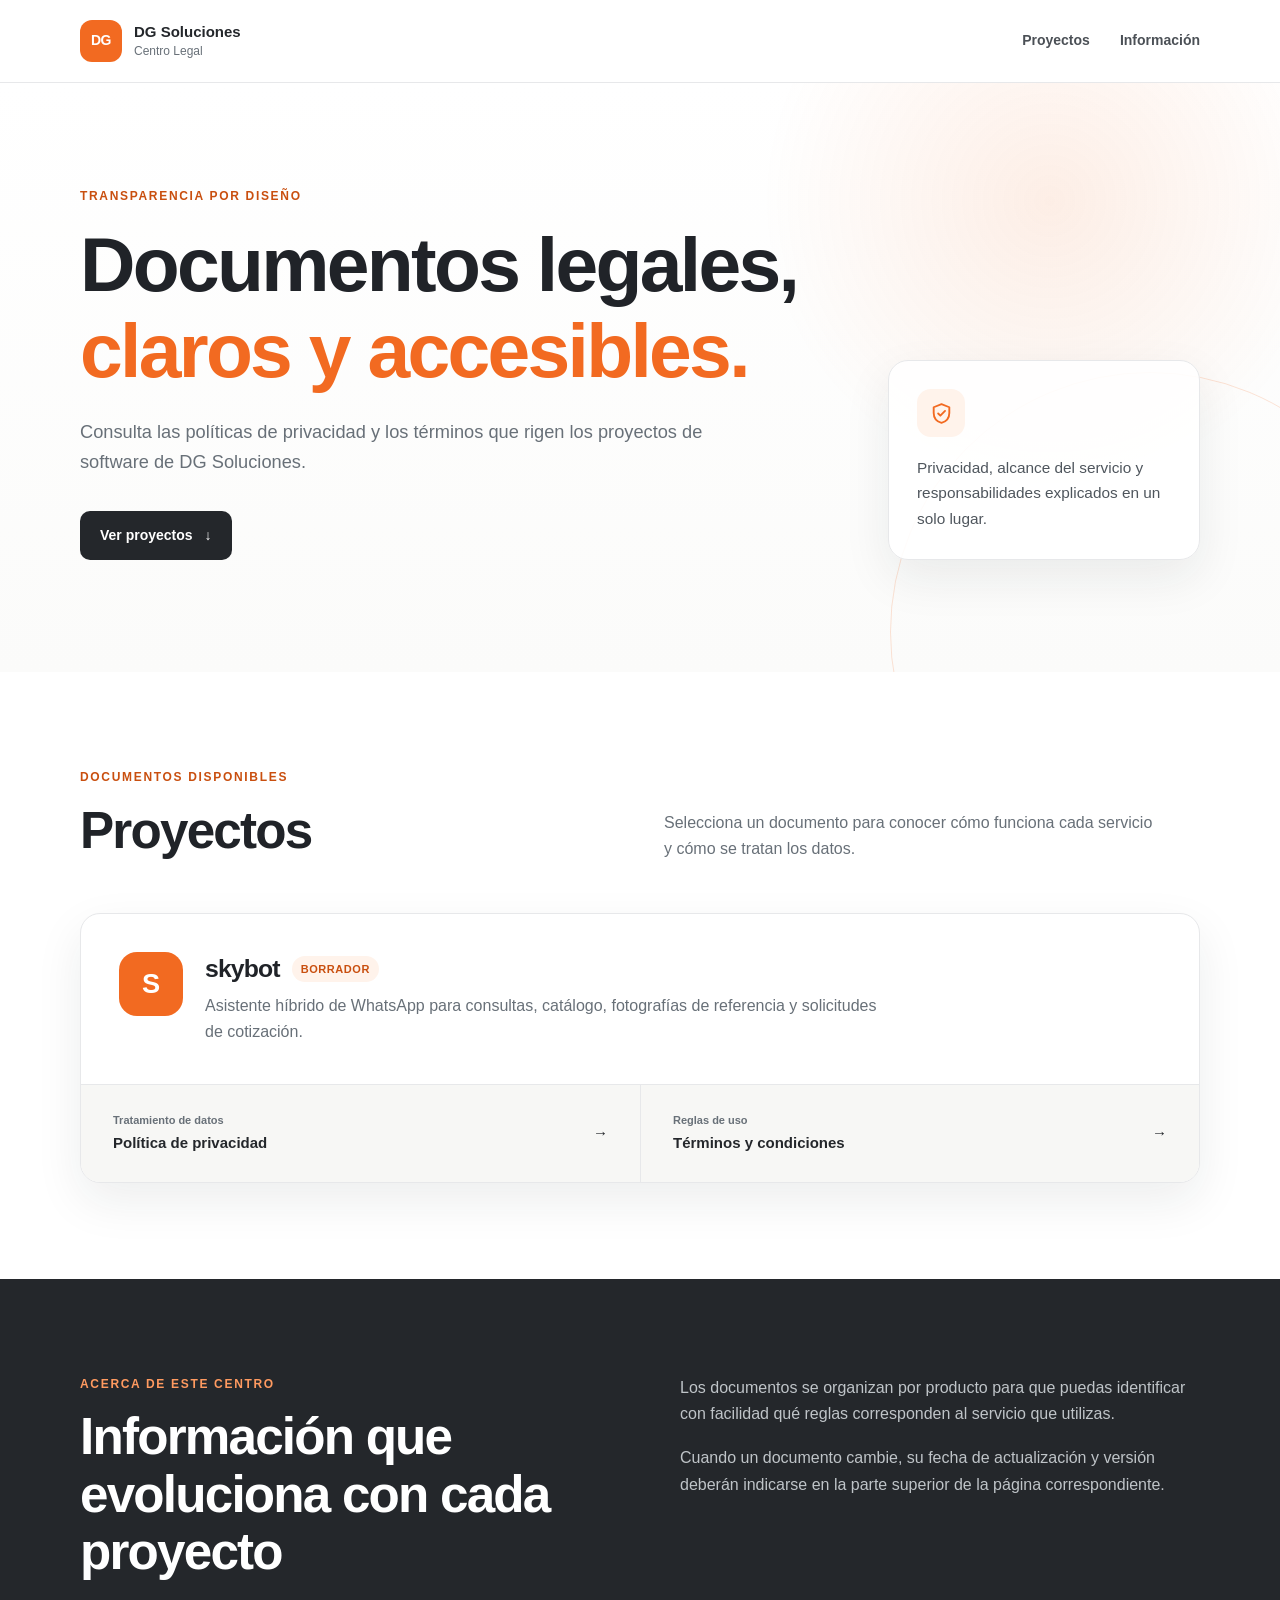
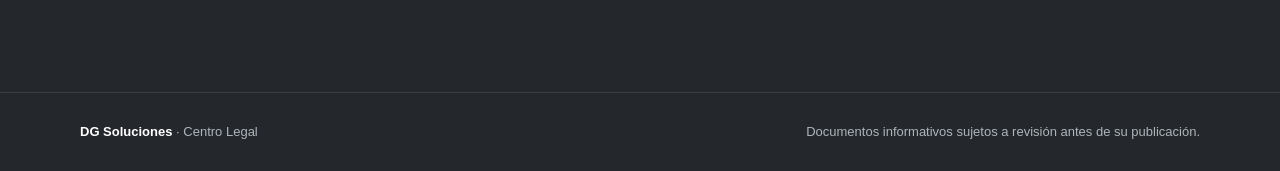
<file: index.html>
<!doctype html>
<html lang="es">
<head>
  <meta charset="utf-8">
  <meta name="viewport" content="width=device-width, initial-scale=1">
  <meta name="description" content="Centro Legal de DG Soluciones: políticas de privacidad y términos de los proyectos de software.">
  <title>DG Soluciones — Centro Legal</title>
  <link rel="stylesheet" href="assets/styles.css">
</head>
<body>
  <a class="skip-link" href="#contenido">Saltar al contenido</a>
  <header class="site-header">
    <div class="container header-inner">
      <a class="brand" href="index.html" aria-label="DG Soluciones, Centro Legal">
        <span class="brand-mark" aria-hidden="true">DG</span>
        <span class="brand-copy"><strong>DG Soluciones</strong><span>Centro Legal</span></span>
      </a>
      <nav class="main-nav" aria-label="Navegación principal">
        <a href="#proyectos">Proyectos</a>
        <a href="#informacion">Información</a>
      </nav>
    </div>
  </header>
  <main id="contenido">
    <section class="hero" aria-labelledby="hero-title">
      <div class="container hero-grid">
        <div class="hero-copy">
          <p class="eyebrow">Transparencia por diseño</p>
          <h1 id="hero-title">Documentos legales, <span>claros y accesibles.</span></h1>
          <p class="hero-lead">Consulta las políticas de privacidad y los términos que rigen los proyectos de software de DG Soluciones.</p>
          <a class="button" href="#proyectos">Ver proyectos <span aria-hidden="true">↓</span></a>
        </div>
        <aside class="hero-note" aria-label="Compromisos del centro legal">
          <div class="note-icon" aria-hidden="true">
            <svg viewBox="0 0 24 24"><path d="M12 3 4.5 6v5.5c0 4.8 3.1 8.2 7.5 9.5 4.4-1.3 7.5-4.7 7.5-9.5V6L12 3Z"/><path d="m8.8 12 2.1 2.1 4.5-4.6"/></svg>
          </div>
          <p>Privacidad, alcance del servicio y responsabilidades explicados en un solo lugar.</p>
        </aside>
      </div>
    </section>
    <section class="projects-section" id="proyectos" aria-labelledby="projects-title">
      <div class="container">
        <div class="section-heading">
          <p class="eyebrow">Documentos disponibles</p>
          <h2 id="projects-title">Proyectos</h2>
          <p>Selecciona un documento para conocer cómo funciona cada servicio y cómo se tratan los datos.</p>
        </div>
        <article class="project-card">
          <div class="project-main">
            <div class="project-symbol" aria-hidden="true">S</div>
            <div>
              <div class="project-title-line"><h3>skybot</h3><span class="status">Borrador</span></div>
              <p>Asistente híbrido de WhatsApp para consultas, catálogo, fotografías de referencia y solicitudes de cotización.</p>
            </div>
          </div>
          <div class="document-links" aria-label="Documentos legales de skybot">
            <a href="skybot/privacy.html"><span><small>Tratamiento de datos</small>Política de privacidad</span><span aria-hidden="true">→</span></a>
            <a href="skybot/terms.html"><span><small>Reglas de uso</small>Términos y condiciones</span><span aria-hidden="true">→</span></a>
          </div>
        </article>
      </div>
    </section>
    <section class="info-section" id="informacion" aria-labelledby="info-title">
      <div class="container info-grid">
        <div><p class="eyebrow">Acerca de este centro</p><h2 id="info-title">Información que evoluciona con cada proyecto</h2></div>
        <div class="info-copy">
          <p>Los documentos se organizan por producto para que puedas identificar con facilidad qué reglas corresponden al servicio que utilizas.</p>
          <p>Cuando un documento cambie, su fecha de actualización y versión deberán indicarse en la parte superior de la página correspondiente.</p>
        </div>
      </div>
    </section>
  </main>
  <footer class="site-footer"><div class="container footer-inner"><p><strong>DG Soluciones</strong> · Centro Legal</p><p>Documentos informativos sujetos a revisión antes de su publicación.</p></div></footer>
</body>
</html>
</file>
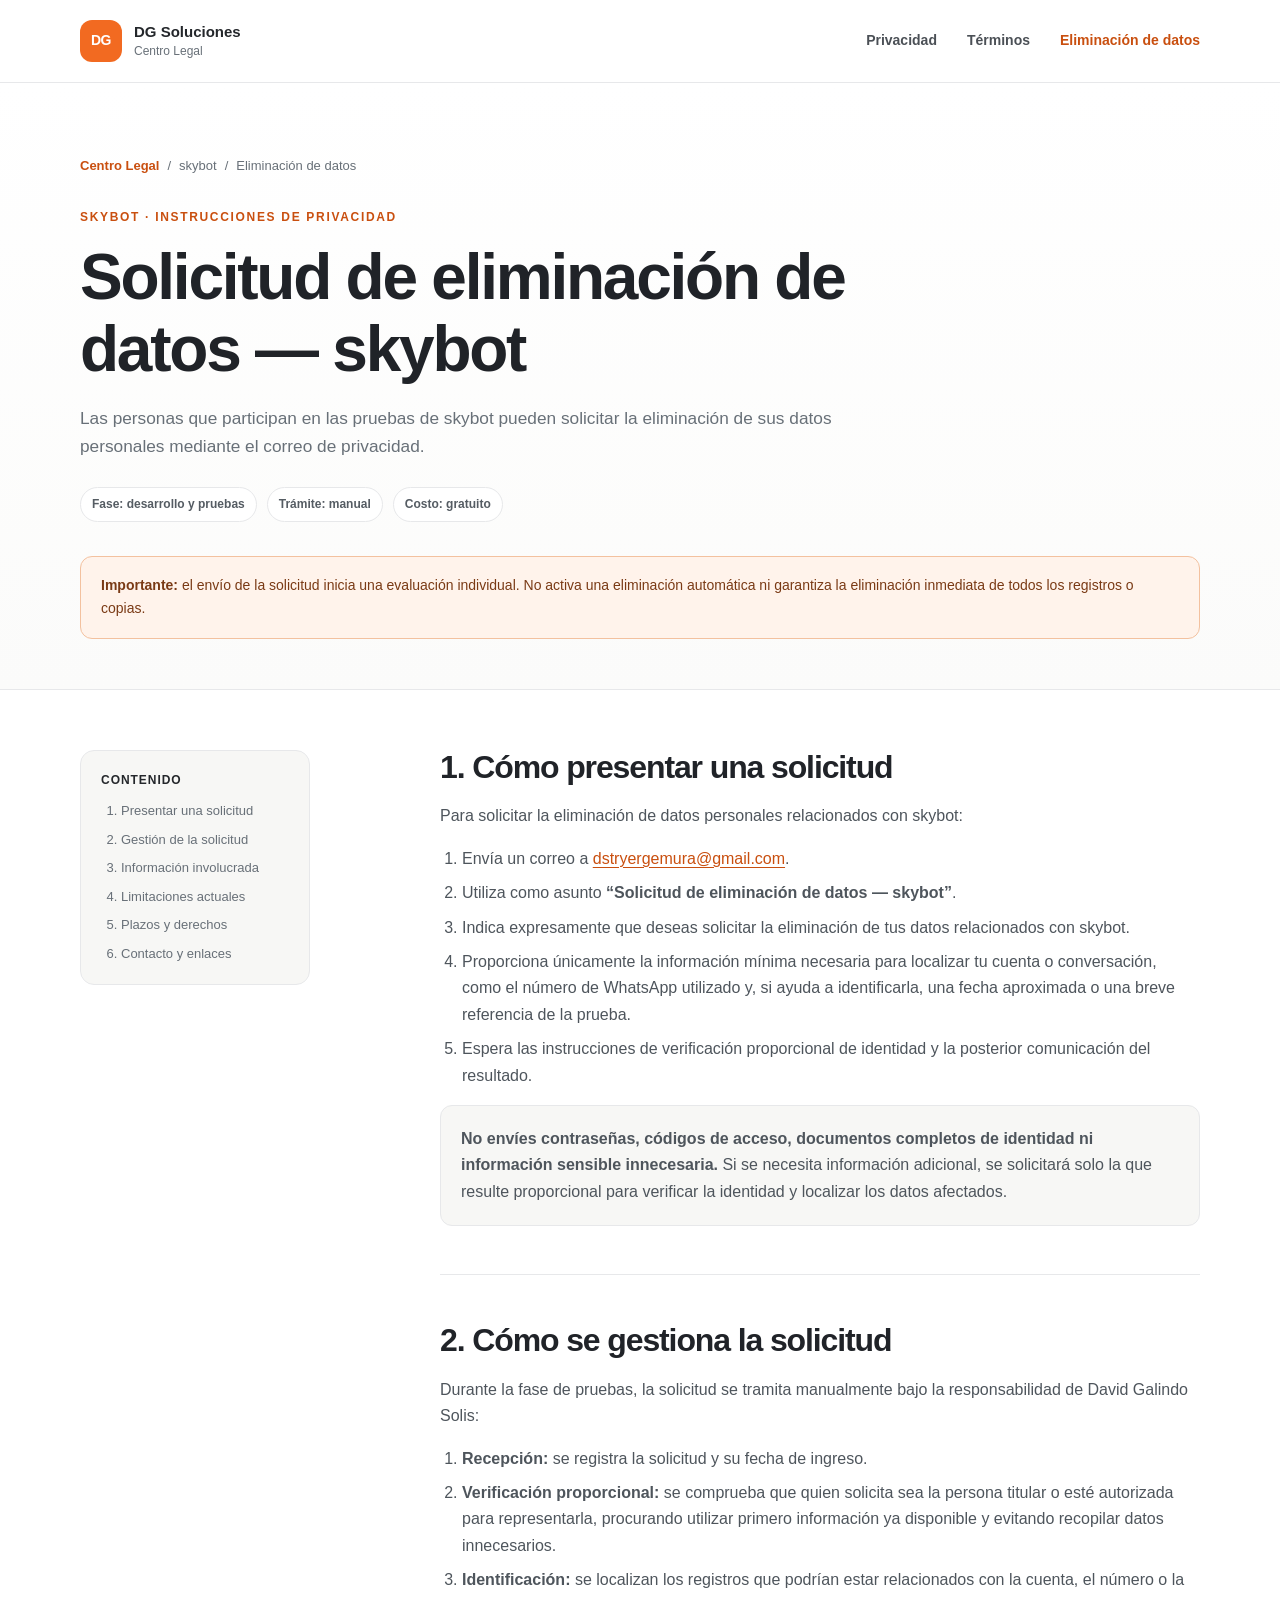
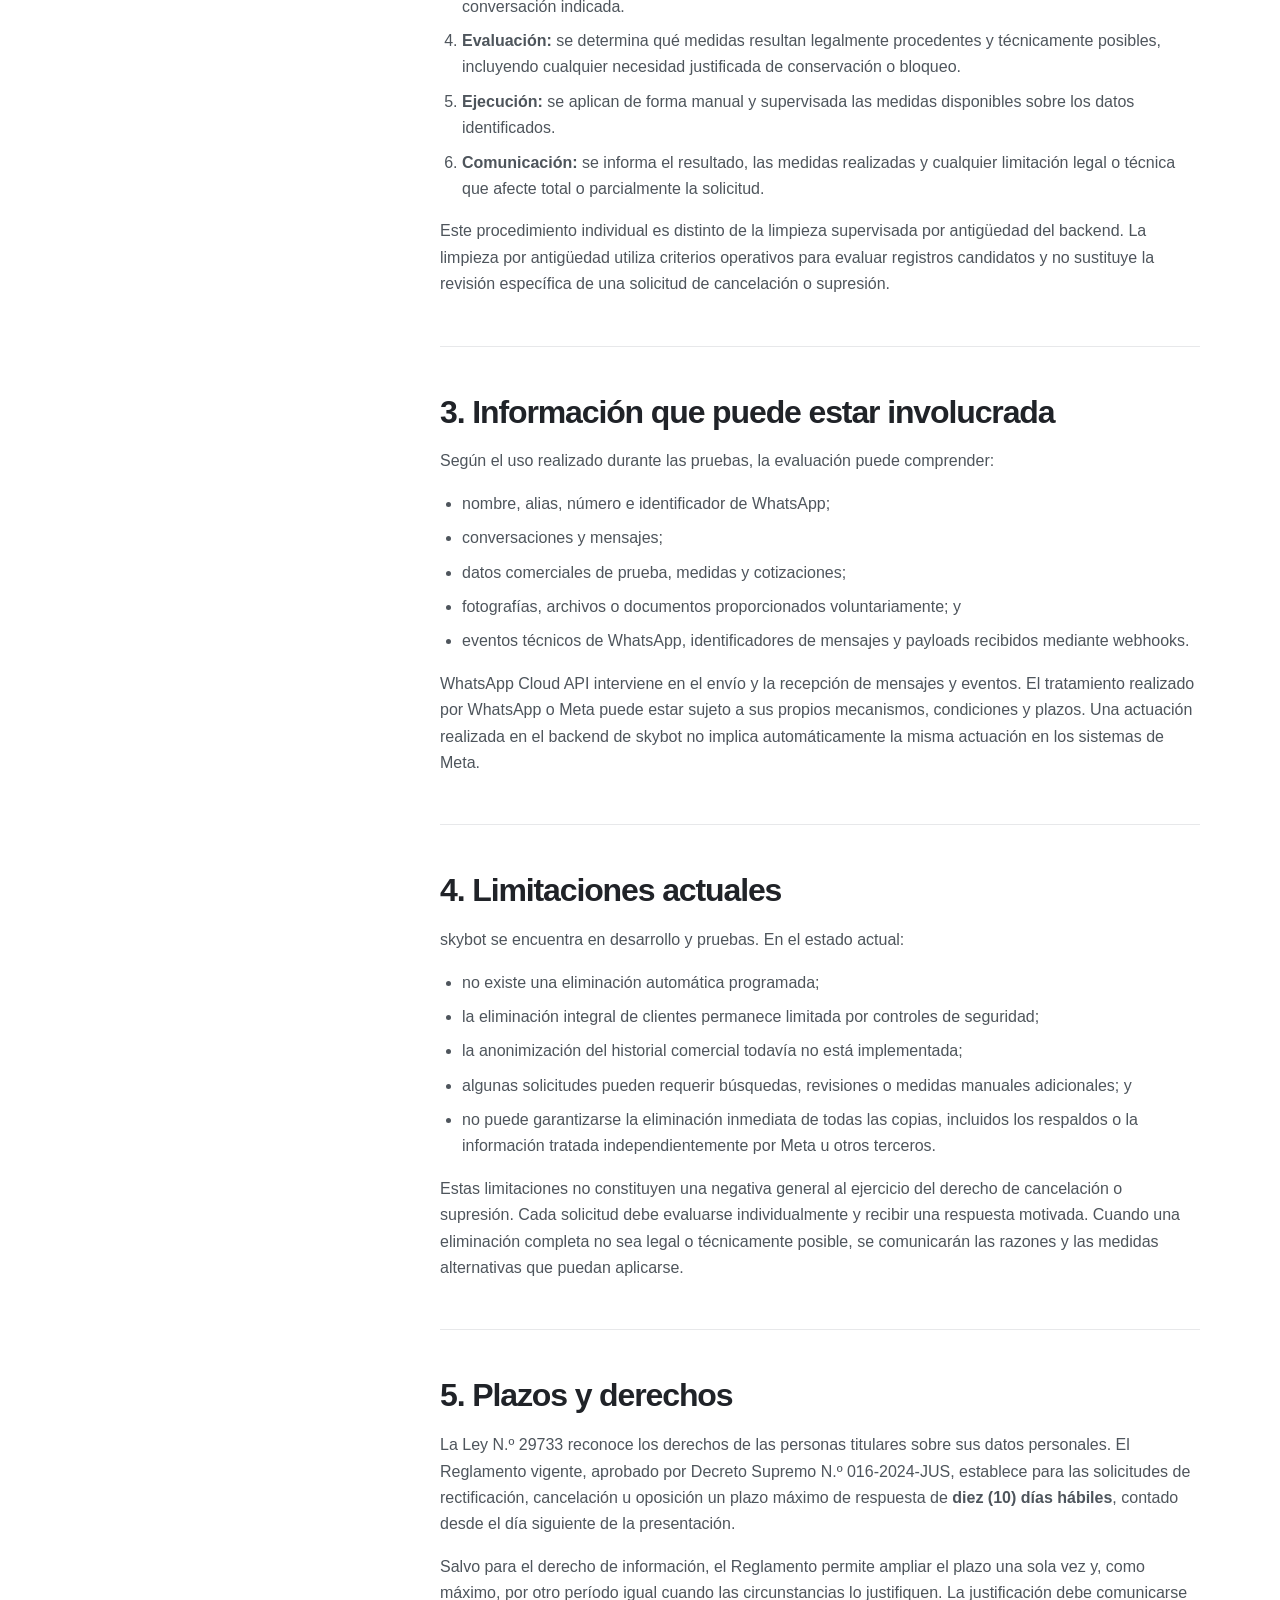
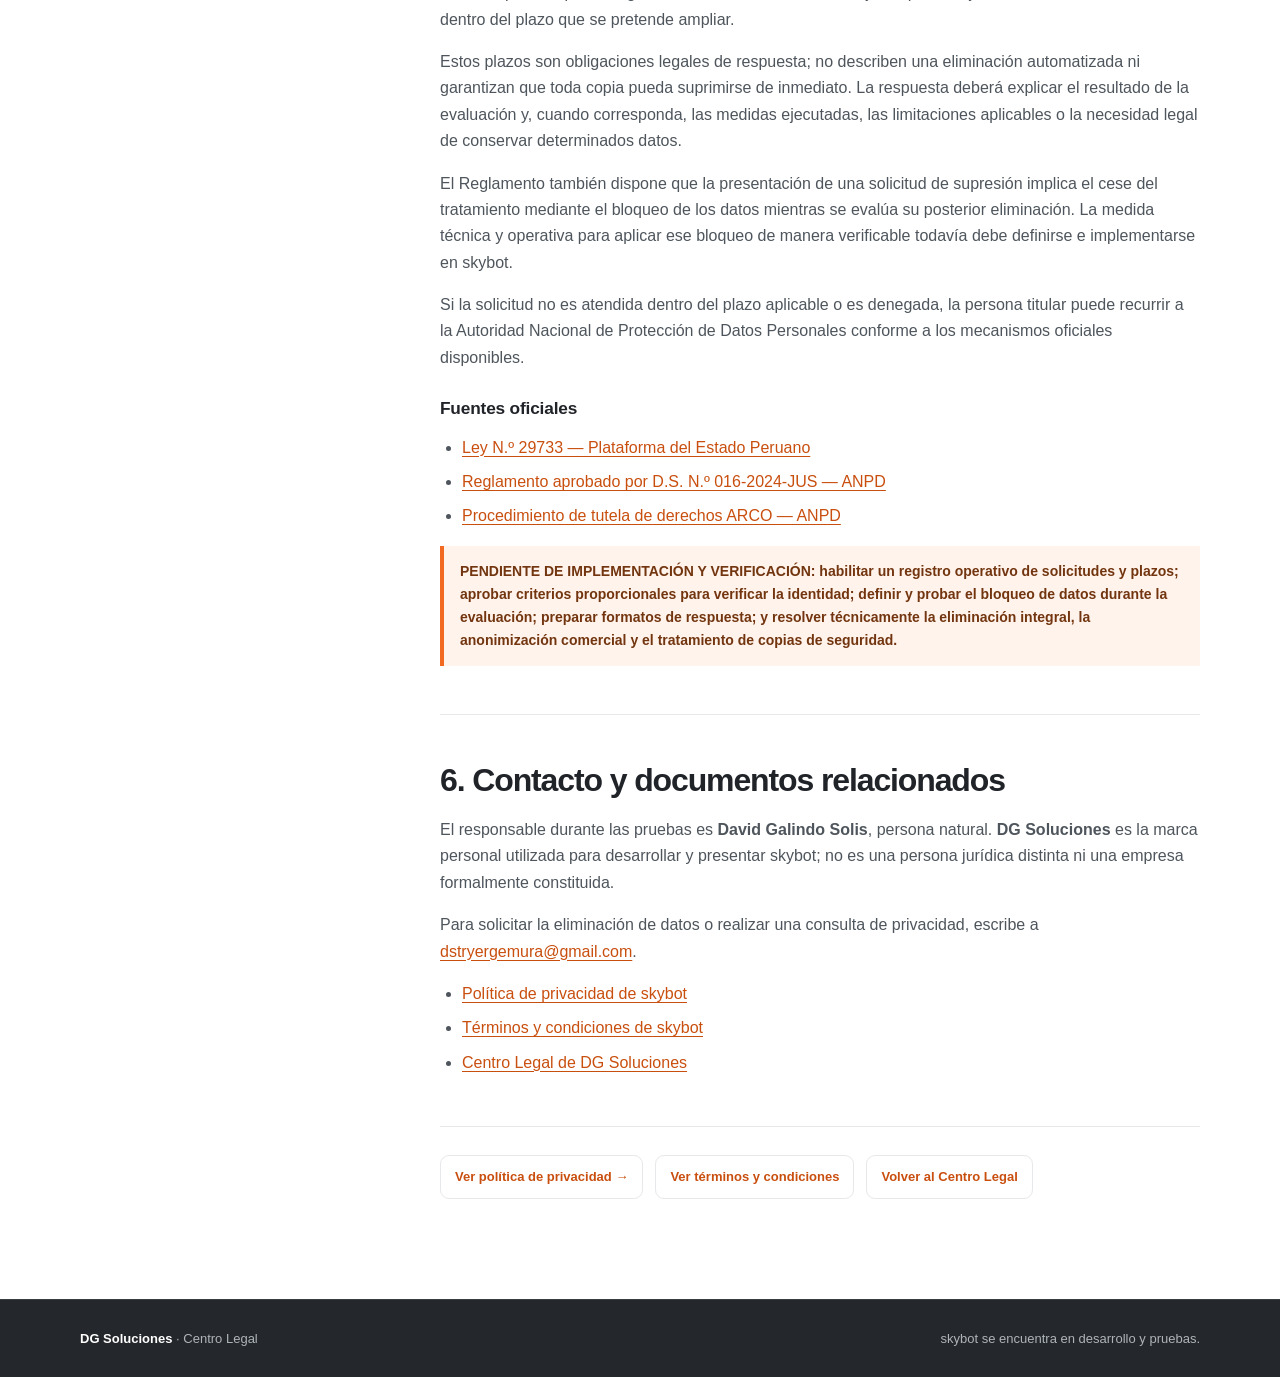
<file: skybot/data-deletion.html>
<!DOCTYPE html>
<html lang="es">
<head>
  <meta charset="utf-8">
  <meta name="viewport" content="width=device-width, initial-scale=1">
  <meta name="description" content="Instrucciones para solicitar la eliminación de datos personales relacionados con las pruebas de skybot.">
  <title>Solicitud de eliminación de datos — skybot</title>
  <link rel="stylesheet" href="../assets/styles.css">
</head>
<body>
  <a class="skip-link" href="#contenido">Saltar al contenido</a>
  <header class="site-header">
    <div class="container header-inner">
      <a class="brand" href="../index.html" aria-label="Volver al Centro Legal de DG Soluciones">
        <span class="brand-mark" aria-hidden="true">DG</span>
        <span class="brand-copy"><strong>DG Soluciones</strong><span>Centro Legal</span></span>
      </a>
      <nav class="main-nav" aria-label="Navegación de skybot"><a href="privacy.html">Privacidad</a><a href="terms.html">Términos</a><a aria-current="page" href="data-deletion.html">Eliminación de datos</a></nav>
    </div>
  </header>
  <main id="contenido">
    <section class="legal-hero">
      <div class="container">
        <nav class="breadcrumbs" aria-label="Migas de pan"><a href="../index.html">Centro Legal</a><span aria-hidden="true">/</span><span>skybot</span><span aria-hidden="true">/</span><span>Eliminación de datos</span></nav>
        <p class="eyebrow">skybot · Instrucciones de privacidad</p>
        <h1>Solicitud de eliminación de datos — skybot</h1>
        <p class="legal-summary">Las personas que participan en las pruebas de skybot pueden solicitar la eliminación de sus datos personales mediante el correo de privacidad.</p>
        <div class="legal-meta"><span class="meta-pill">Fase: desarrollo y pruebas</span><span class="meta-pill">Trámite: manual</span><span class="meta-pill">Costo: gratuito</span></div>
        <div class="draft-banner" role="note"><strong>Importante:</strong> el envío de la solicitud inicia una evaluación individual. No activa una eliminación automática ni garantiza la eliminación inmediata de todos los registros o copias.</div>
      </div>
    </section>

    <div class="container legal-layout">
      <nav class="legal-toc" aria-label="Contenido de las instrucciones">
        <strong>Contenido</strong>
        <ol>
          <li><a href="#solicitud">Presentar una solicitud</a></li>
          <li><a href="#gestion">Gestión de la solicitud</a></li>
          <li><a href="#informacion">Información involucrada</a></li>
          <li><a href="#limitaciones">Limitaciones actuales</a></li>
          <li><a href="#plazos">Plazos y derechos</a></li>
          <li><a href="#contacto">Contacto y enlaces</a></li>
        </ol>
      </nav>

      <article class="legal-content">
        <section id="solicitud">
          <h2>1. Cómo presentar una solicitud</h2>
          <p>Para solicitar la eliminación de datos personales relacionados con skybot:</p>
          <ol>
            <li>Envía un correo a <a href="mailto:dstryergemura@gmail.com?subject=Solicitud%20de%20eliminaci%C3%B3n%20de%20datos%20%E2%80%94%20skybot">dstryergemura@gmail.com</a>.</li>
            <li>Utiliza como asunto <strong>“Solicitud de eliminación de datos — skybot”</strong>.</li>
            <li>Indica expresamente que deseas solicitar la eliminación de tus datos relacionados con skybot.</li>
            <li>Proporciona únicamente la información mínima necesaria para localizar tu cuenta o conversación, como el número de WhatsApp utilizado y, si ayuda a identificarla, una fecha aproximada o una breve referencia de la prueba.</li>
            <li>Espera las instrucciones de verificación proporcional de identidad y la posterior comunicación del resultado.</li>
          </ol>
          <p class="legal-note"><strong>No envíes contraseñas, códigos de acceso, documentos completos de identidad ni información sensible innecesaria.</strong> Si se necesita información adicional, se solicitará solo la que resulte proporcional para verificar la identidad y localizar los datos afectados.</p>
        </section>

        <section id="gestion">
          <h2>2. Cómo se gestiona la solicitud</h2>
          <p>Durante la fase de pruebas, la solicitud se tramita manualmente bajo la responsabilidad de David Galindo Solis:</p>
          <ol>
            <li><strong>Recepción:</strong> se registra la solicitud y su fecha de ingreso.</li>
            <li><strong>Verificación proporcional:</strong> se comprueba que quien solicita sea la persona titular o esté autorizada para representarla, procurando utilizar primero información ya disponible y evitando recopilar datos innecesarios.</li>
            <li><strong>Identificación:</strong> se localizan los registros que podrían estar relacionados con la cuenta, el número o la conversación indicada.</li>
            <li><strong>Evaluación:</strong> se determina qué medidas resultan legalmente procedentes y técnicamente posibles, incluyendo cualquier necesidad justificada de conservación o bloqueo.</li>
            <li><strong>Ejecución:</strong> se aplican de forma manual y supervisada las medidas disponibles sobre los datos identificados.</li>
            <li><strong>Comunicación:</strong> se informa el resultado, las medidas realizadas y cualquier limitación legal o técnica que afecte total o parcialmente la solicitud.</li>
          </ol>
          <p>Este procedimiento individual es distinto de la limpieza supervisada por antigüedad del backend. La limpieza por antigüedad utiliza criterios operativos para evaluar registros candidatos y no sustituye la revisión específica de una solicitud de cancelación o supresión.</p>
        </section>

        <section id="informacion">
          <h2>3. Información que puede estar involucrada</h2>
          <p>Según el uso realizado durante las pruebas, la evaluación puede comprender:</p>
          <ul>
            <li>nombre, alias, número e identificador de WhatsApp;</li>
            <li>conversaciones y mensajes;</li>
            <li>datos comerciales de prueba, medidas y cotizaciones;</li>
            <li>fotografías, archivos o documentos proporcionados voluntariamente; y</li>
            <li>eventos técnicos de WhatsApp, identificadores de mensajes y payloads recibidos mediante webhooks.</li>
          </ul>
          <p>WhatsApp Cloud API interviene en el envío y la recepción de mensajes y eventos. El tratamiento realizado por WhatsApp o Meta puede estar sujeto a sus propios mecanismos, condiciones y plazos. Una actuación realizada en el backend de skybot no implica automáticamente la misma actuación en los sistemas de Meta.</p>
        </section>

        <section id="limitaciones">
          <h2>4. Limitaciones actuales</h2>
          <p>skybot se encuentra en desarrollo y pruebas. En el estado actual:</p>
          <ul>
            <li>no existe una eliminación automática programada;</li>
            <li>la eliminación integral de clientes permanece limitada por controles de seguridad;</li>
            <li>la anonimización del historial comercial todavía no está implementada;</li>
            <li>algunas solicitudes pueden requerir búsquedas, revisiones o medidas manuales adicionales; y</li>
            <li>no puede garantizarse la eliminación inmediata de todas las copias, incluidos los respaldos o la información tratada independientemente por Meta u otros terceros.</li>
          </ul>
          <p>Estas limitaciones no constituyen una negativa general al ejercicio del derecho de cancelación o supresión. Cada solicitud debe evaluarse individualmente y recibir una respuesta motivada. Cuando una eliminación completa no sea legal o técnicamente posible, se comunicarán las razones y las medidas alternativas que puedan aplicarse.</p>
        </section>

        <section id="plazos">
          <h2>5. Plazos y derechos</h2>
          <p>La Ley N.º 29733 reconoce los derechos de las personas titulares sobre sus datos personales. El Reglamento vigente, aprobado por Decreto Supremo N.º 016-2024-JUS, establece para las solicitudes de rectificación, cancelación u oposición un plazo máximo de respuesta de <strong>diez (10) días hábiles</strong>, contado desde el día siguiente de la presentación.</p>
          <p>Salvo para el derecho de información, el Reglamento permite ampliar el plazo una sola vez y, como máximo, por otro período igual cuando las circunstancias lo justifiquen. La justificación debe comunicarse dentro del plazo que se pretende ampliar.</p>
          <p>Estos plazos son obligaciones legales de respuesta; no describen una eliminación automatizada ni garantizan que toda copia pueda suprimirse de inmediato. La respuesta deberá explicar el resultado de la evaluación y, cuando corresponda, las medidas ejecutadas, las limitaciones aplicables o la necesidad legal de conservar determinados datos.</p>
          <p>El Reglamento también dispone que la presentación de una solicitud de supresión implica el cese del tratamiento mediante el bloqueo de los datos mientras se evalúa su posterior eliminación. La medida técnica y operativa para aplicar ese bloqueo de manera verificable todavía debe definirse e implementarse en skybot.</p>
          <p>Si la solicitud no es atendida dentro del plazo aplicable o es denegada, la persona titular puede recurrir a la Autoridad Nacional de Protección de Datos Personales conforme a los mecanismos oficiales disponibles.</p>
          <h3>Fuentes oficiales</h3>
          <ul>
            <li><a href="https://www.gob.pe/institucion/congreso-de-la-republica/normas-legales/243470-29733" target="_blank" rel="noopener noreferrer">Ley N.º 29733 — Plataforma del Estado Peruano</a></li>
            <li><a href="https://www.gob.pe/institucion/anpd/normas-legales/6554453-16-2024-jus" target="_blank" rel="noopener noreferrer">Reglamento aprobado por D.S. N.º 016-2024-JUS — ANPD</a></li>
            <li><a href="https://www.gob.pe/9269-iniciar-procedimiento-para-el-ejercicio-de-derechos-de-acceso-rectificacion-cancelacion-y-oposicion" target="_blank" rel="noopener noreferrer">Procedimiento de tutela de derechos ARCO — ANPD</a></li>
          </ul>
          <span class="placeholder">PENDIENTE DE IMPLEMENTACIÓN Y VERIFICACIÓN: habilitar un registro operativo de solicitudes y plazos; aprobar criterios proporcionales para verificar la identidad; definir y probar el bloqueo de datos durante la evaluación; preparar formatos de respuesta; y resolver técnicamente la eliminación integral, la anonimización comercial y el tratamiento de copias de seguridad.</span>
        </section>

        <section id="contacto">
          <h2>6. Contacto y documentos relacionados</h2>
          <p>El responsable durante las pruebas es <strong>David Galindo Solis</strong>, persona natural. <strong>DG Soluciones</strong> es la marca personal utilizada para desarrollar y presentar skybot; no es una persona jurídica distinta ni una empresa formalmente constituida.</p>
          <p>Para solicitar la eliminación de datos o realizar una consulta de privacidad, escribe a <a href="mailto:dstryergemura@gmail.com">dstryergemura@gmail.com</a>.</p>
          <ul>
            <li><a href="privacy.html">Política de privacidad de skybot</a></li>
            <li><a href="terms.html">Términos y condiciones de skybot</a></li>
            <li><a href="../index.html">Centro Legal de DG Soluciones</a></li>
          </ul>
        </section>

        <nav class="legal-actions" aria-label="Otros documentos"><a class="text-link" href="privacy.html">Ver política de privacidad →</a><a class="text-link" href="terms.html">Ver términos y condiciones</a><a class="text-link" href="../index.html">Volver al Centro Legal</a></nav>
      </article>
    </div>
  </main>
  <footer class="site-footer"><div class="container footer-inner"><p><strong>DG Soluciones</strong> · Centro Legal</p><p>skybot se encuentra en desarrollo y pruebas.</p></div></footer>
</body>
</html>
</file>
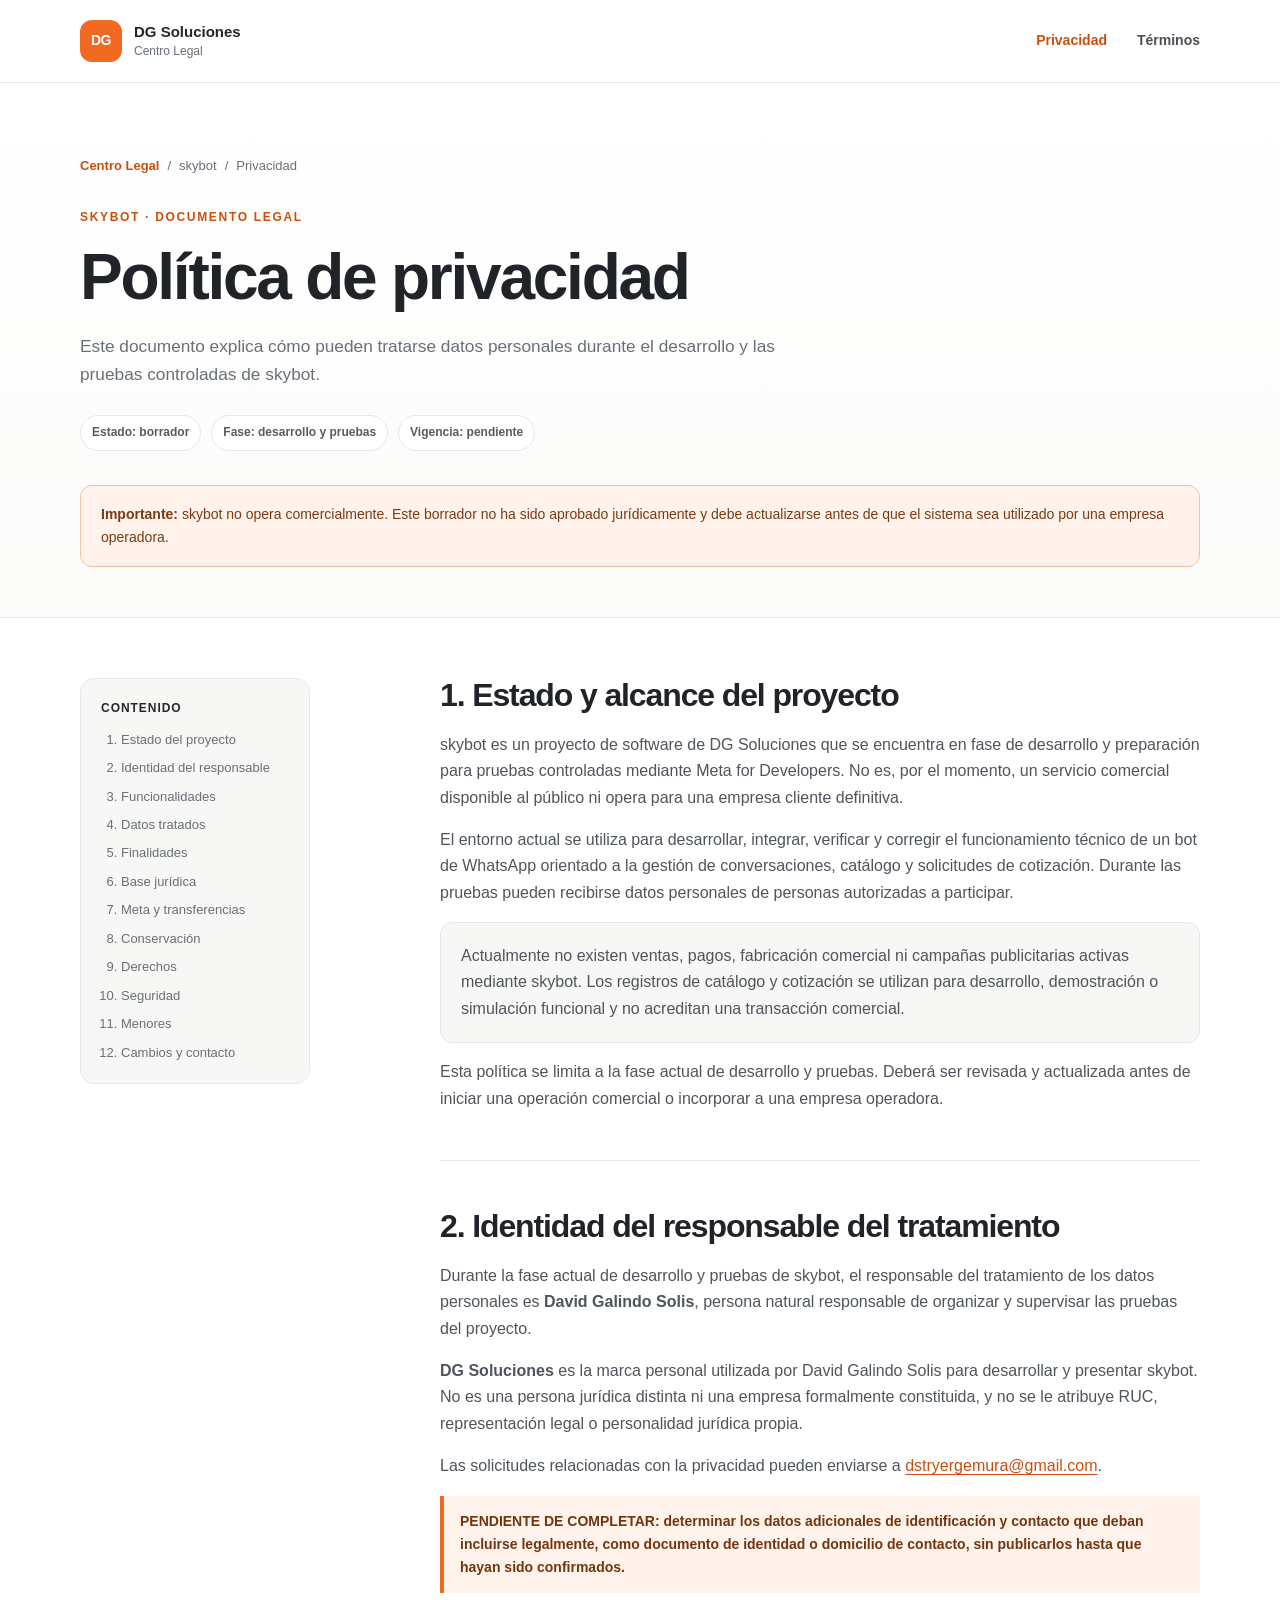
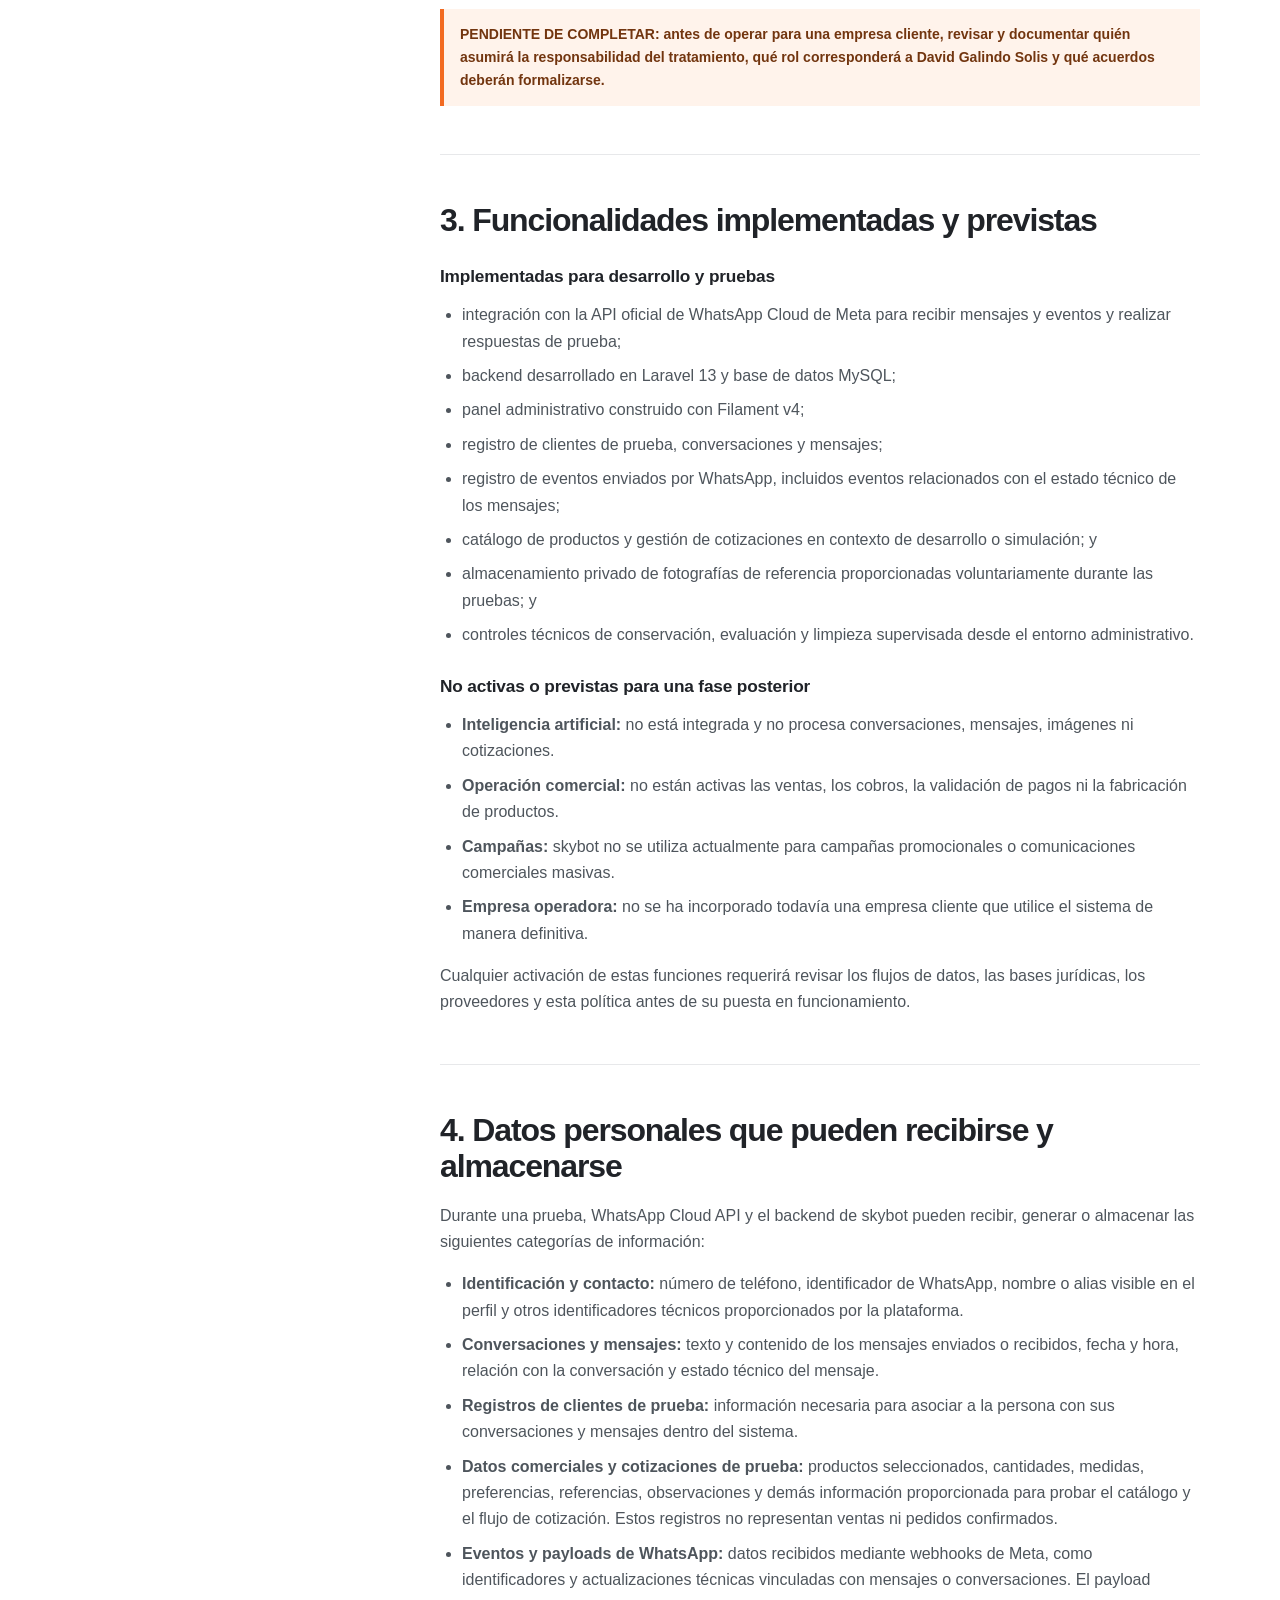
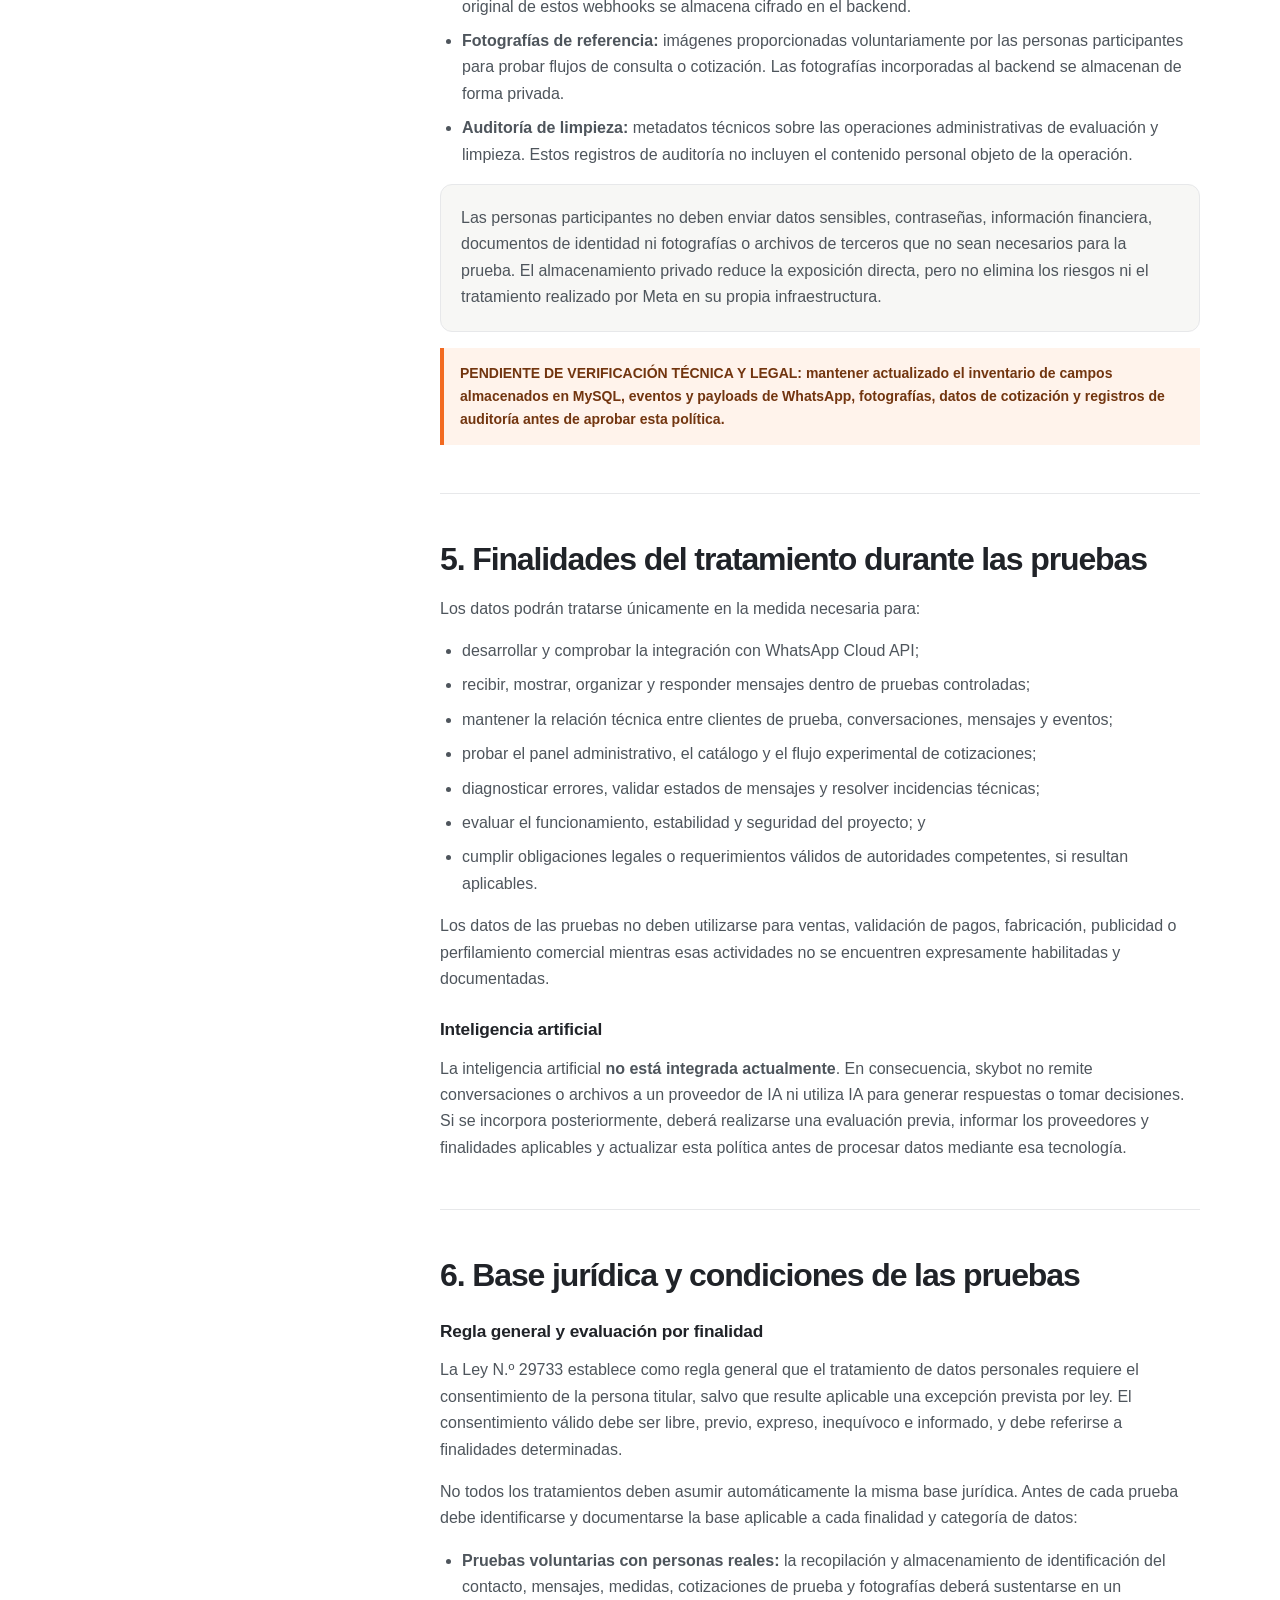
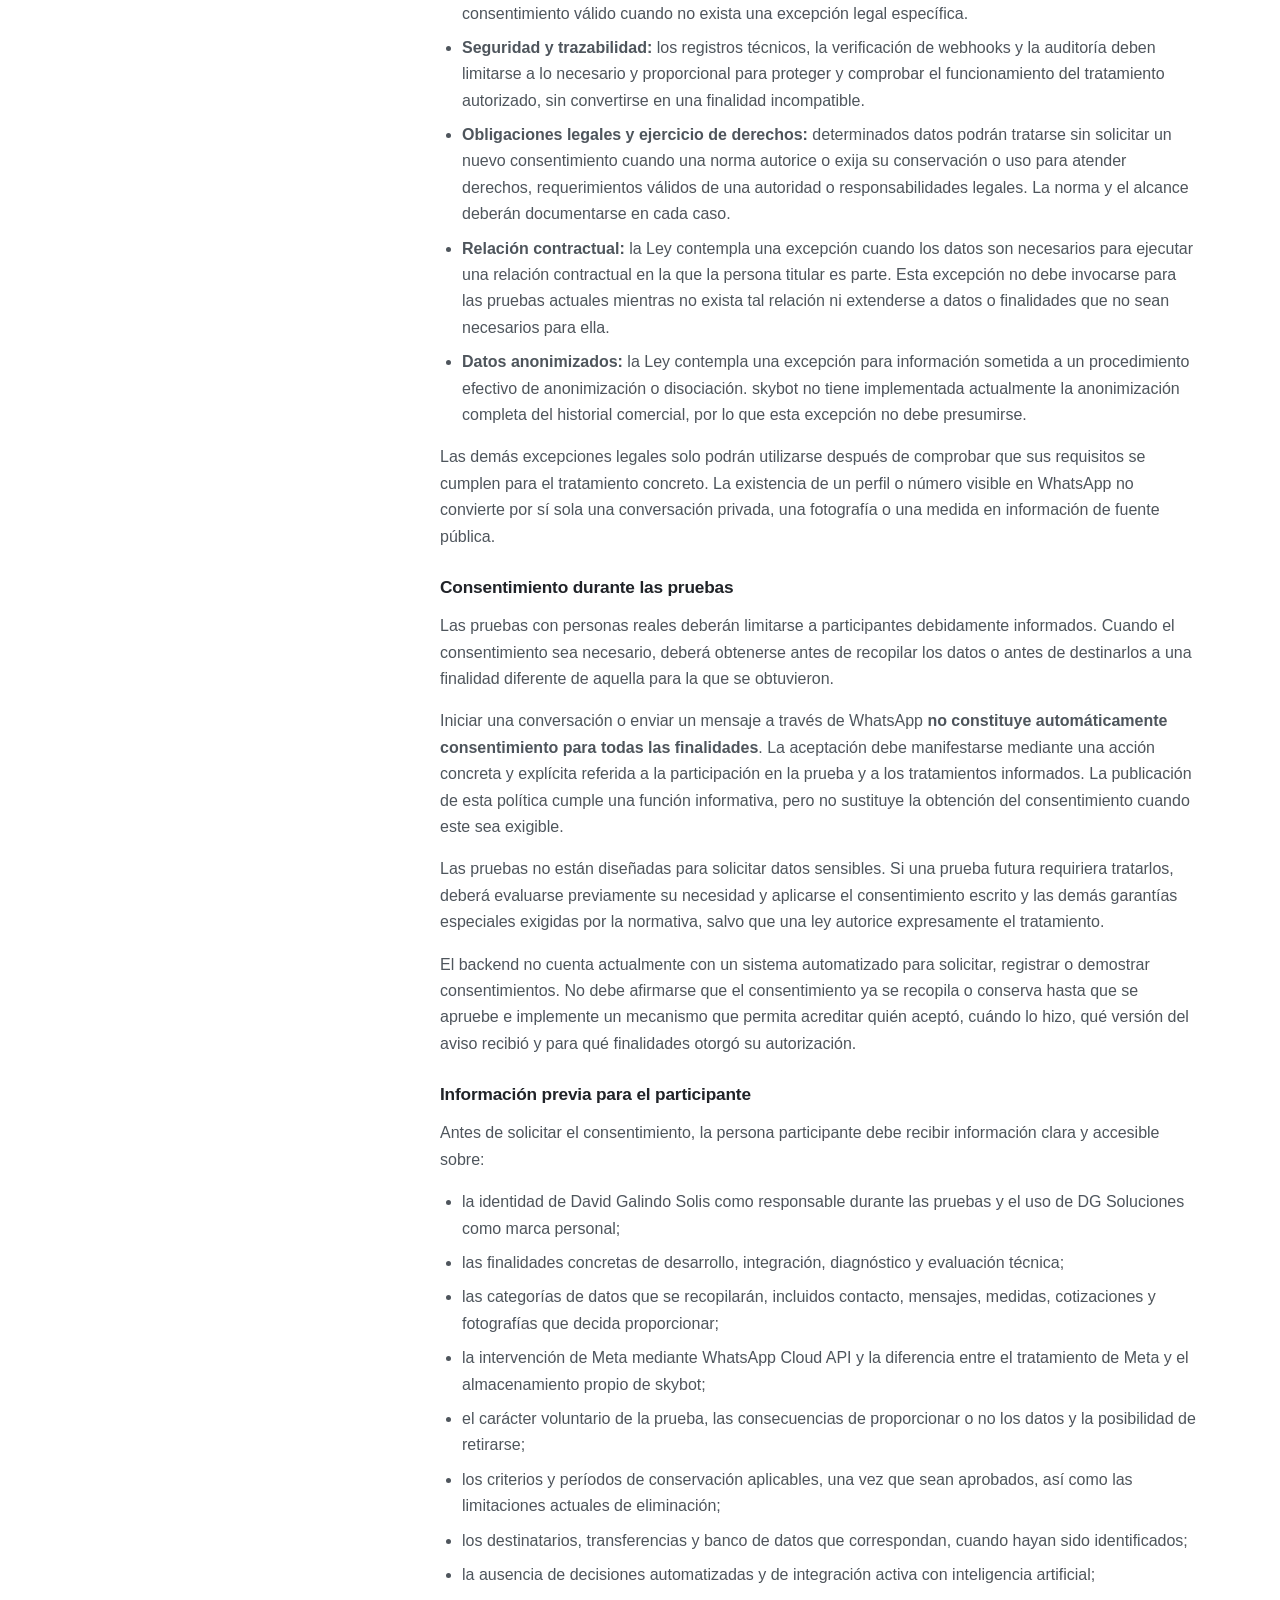
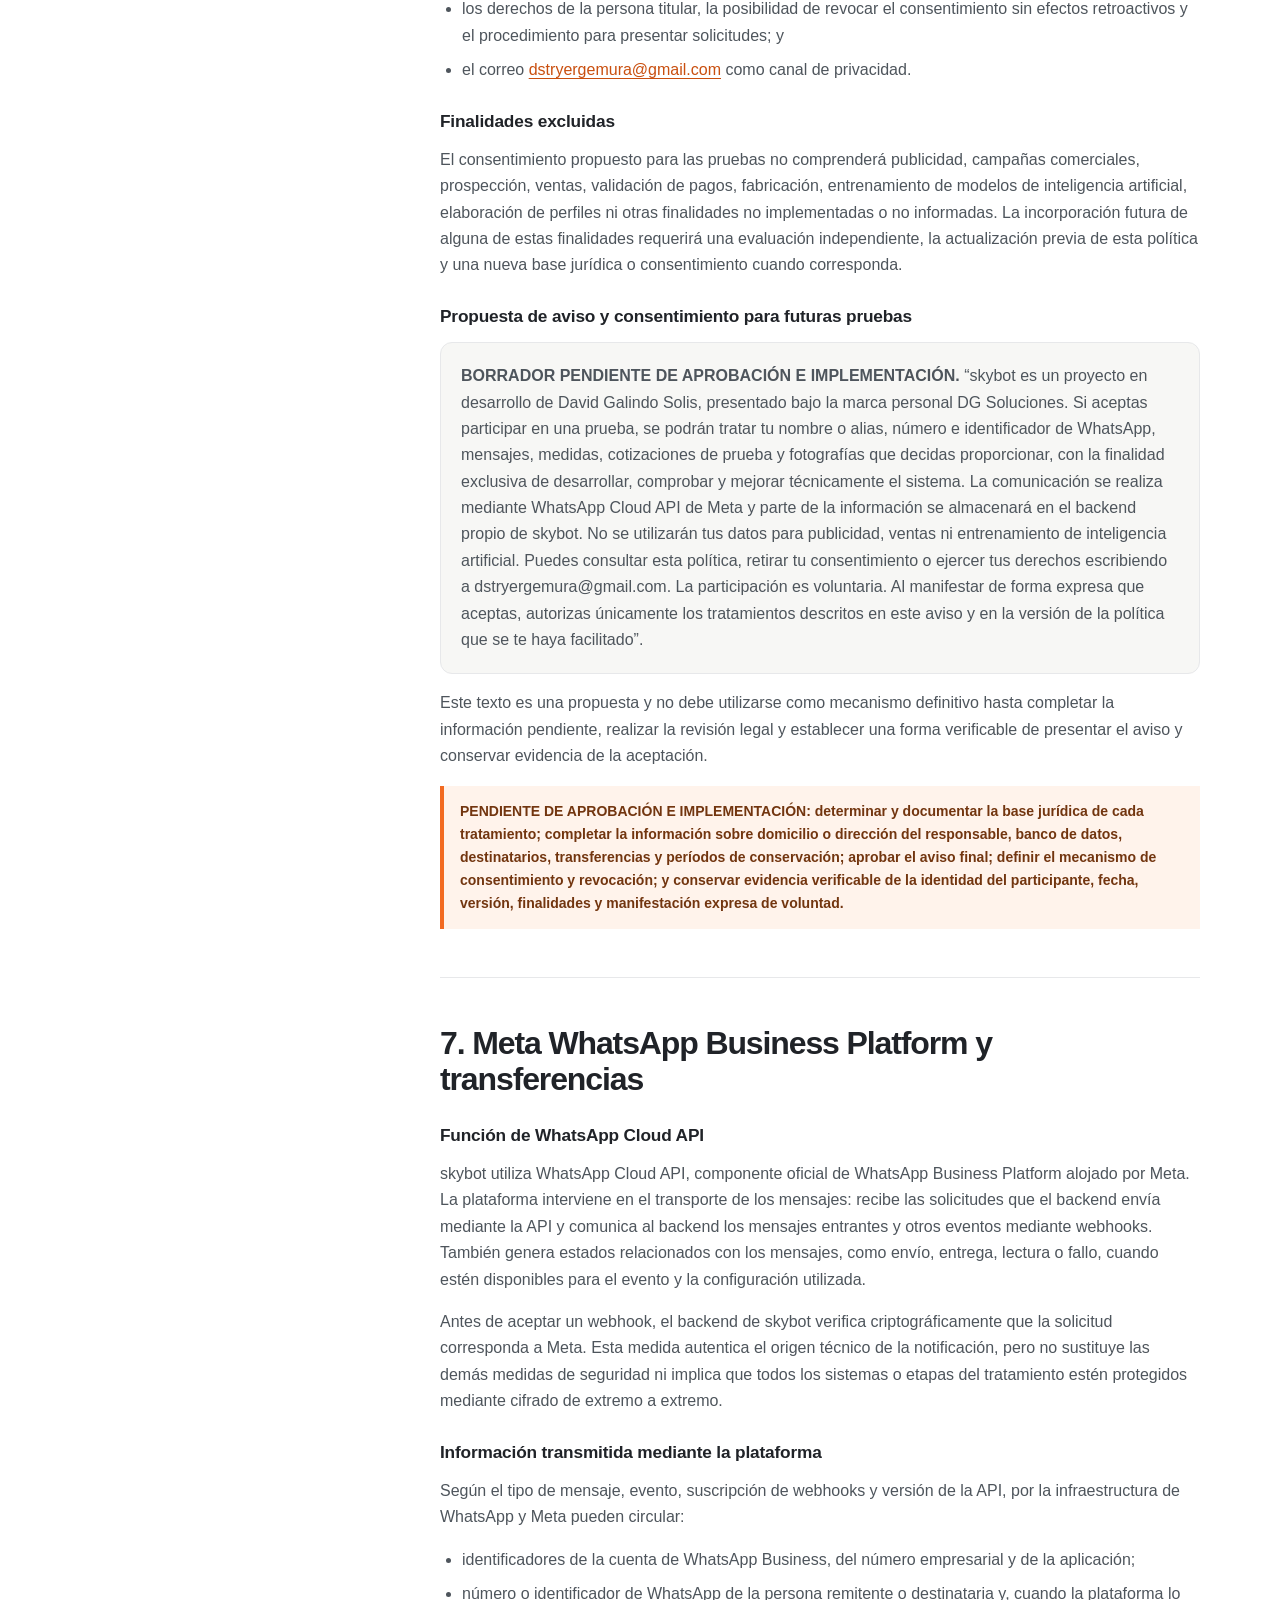
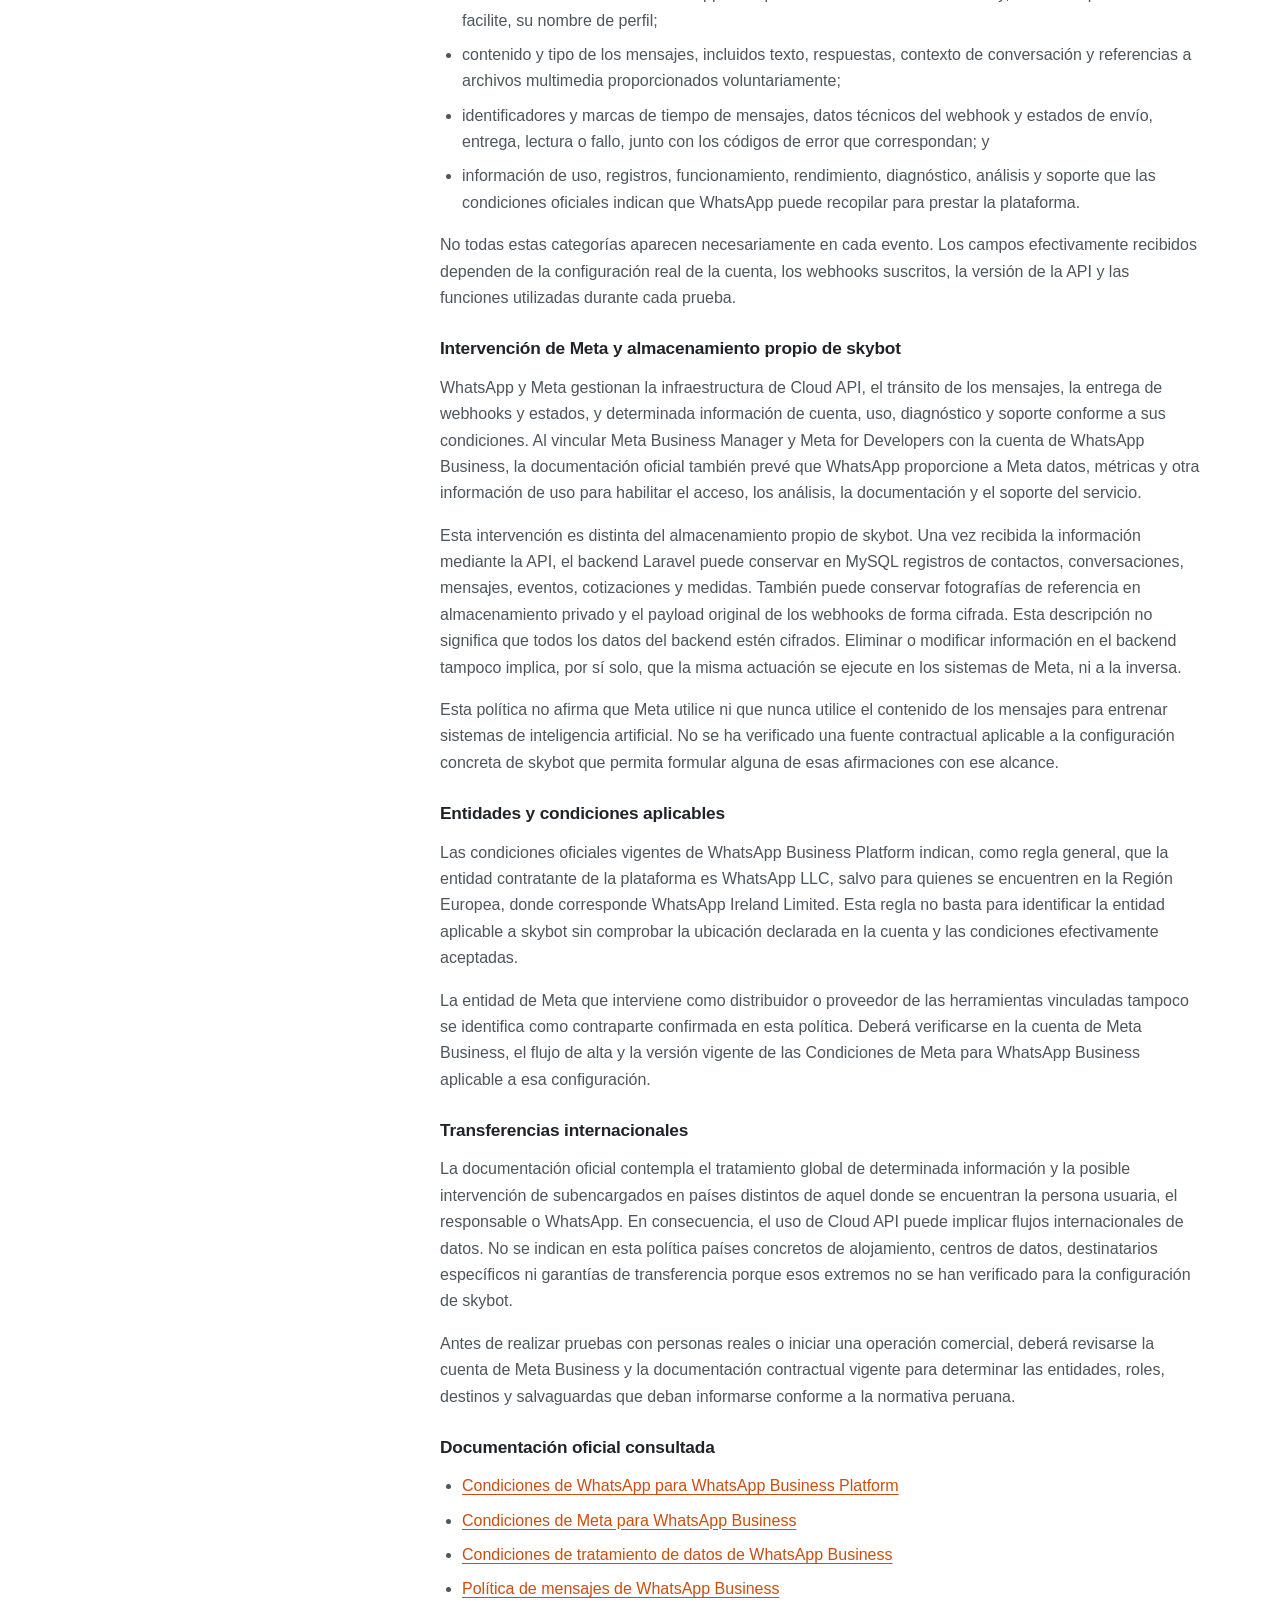
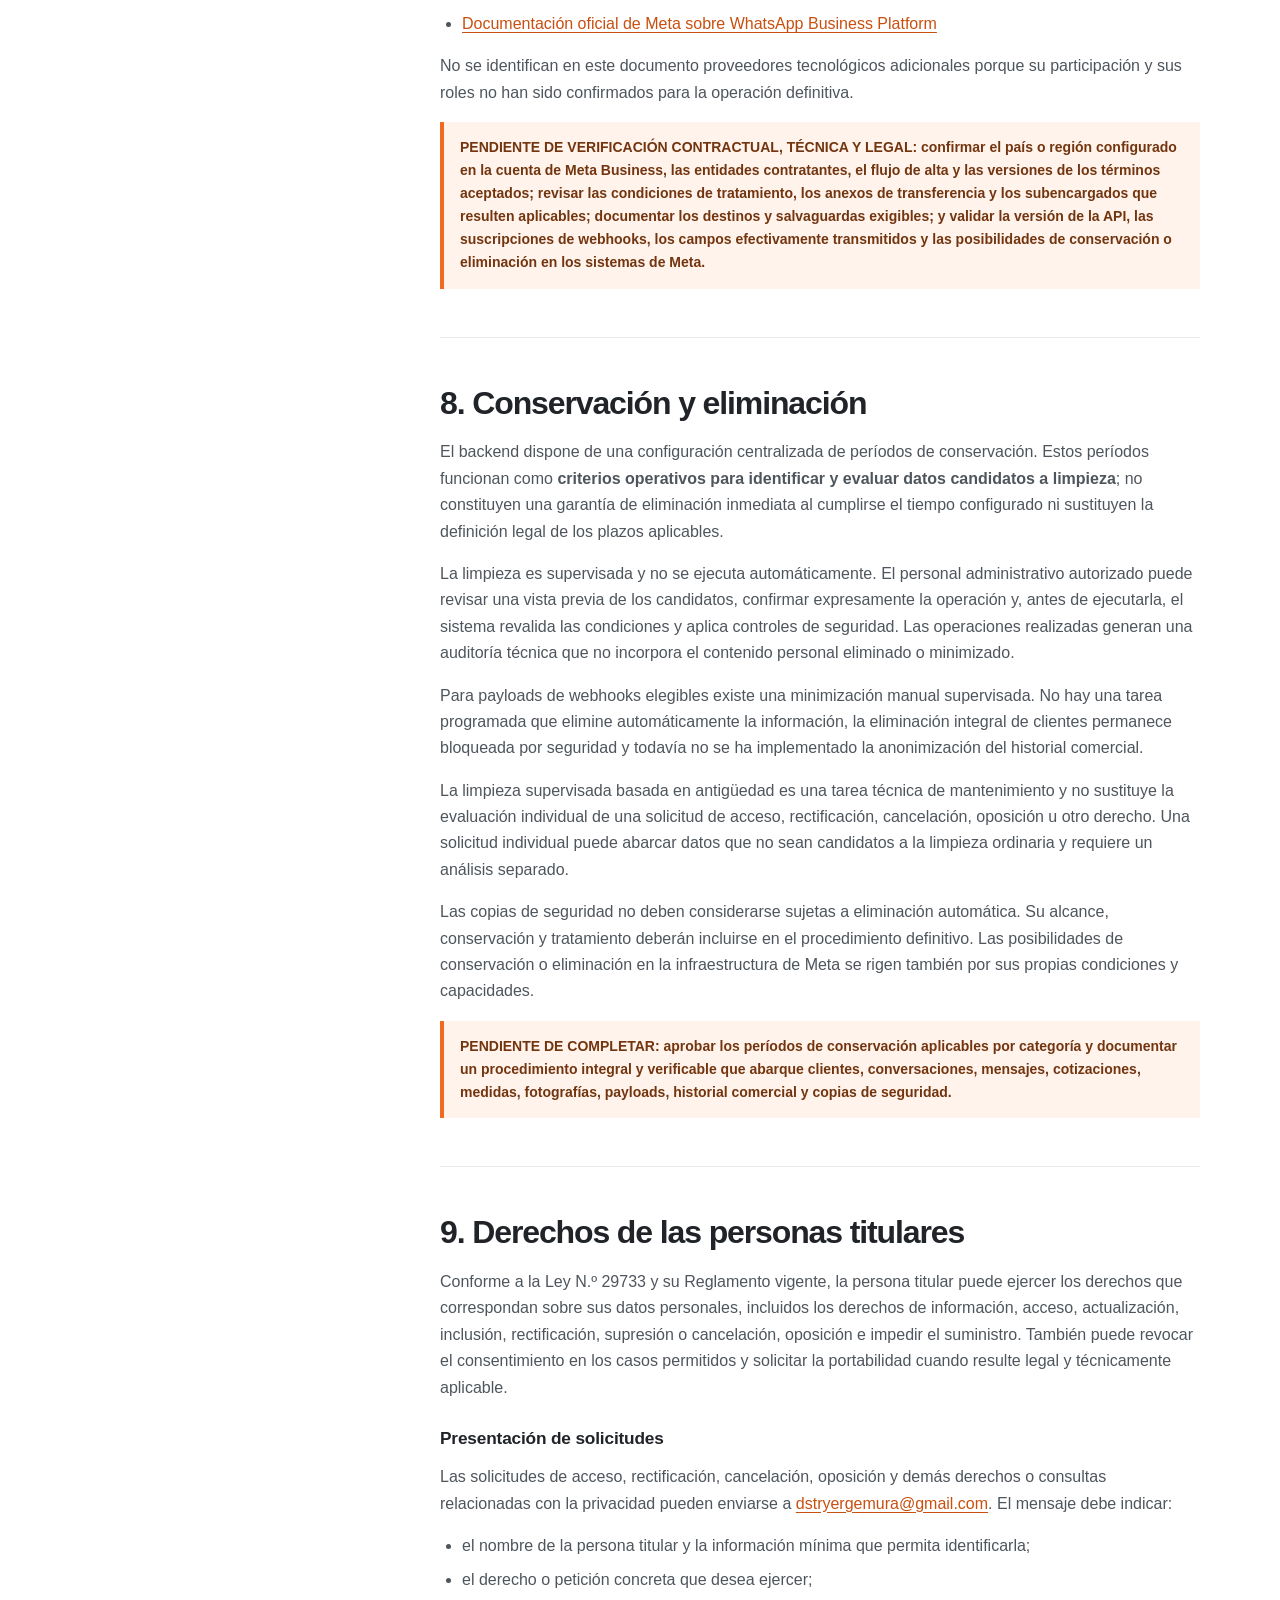
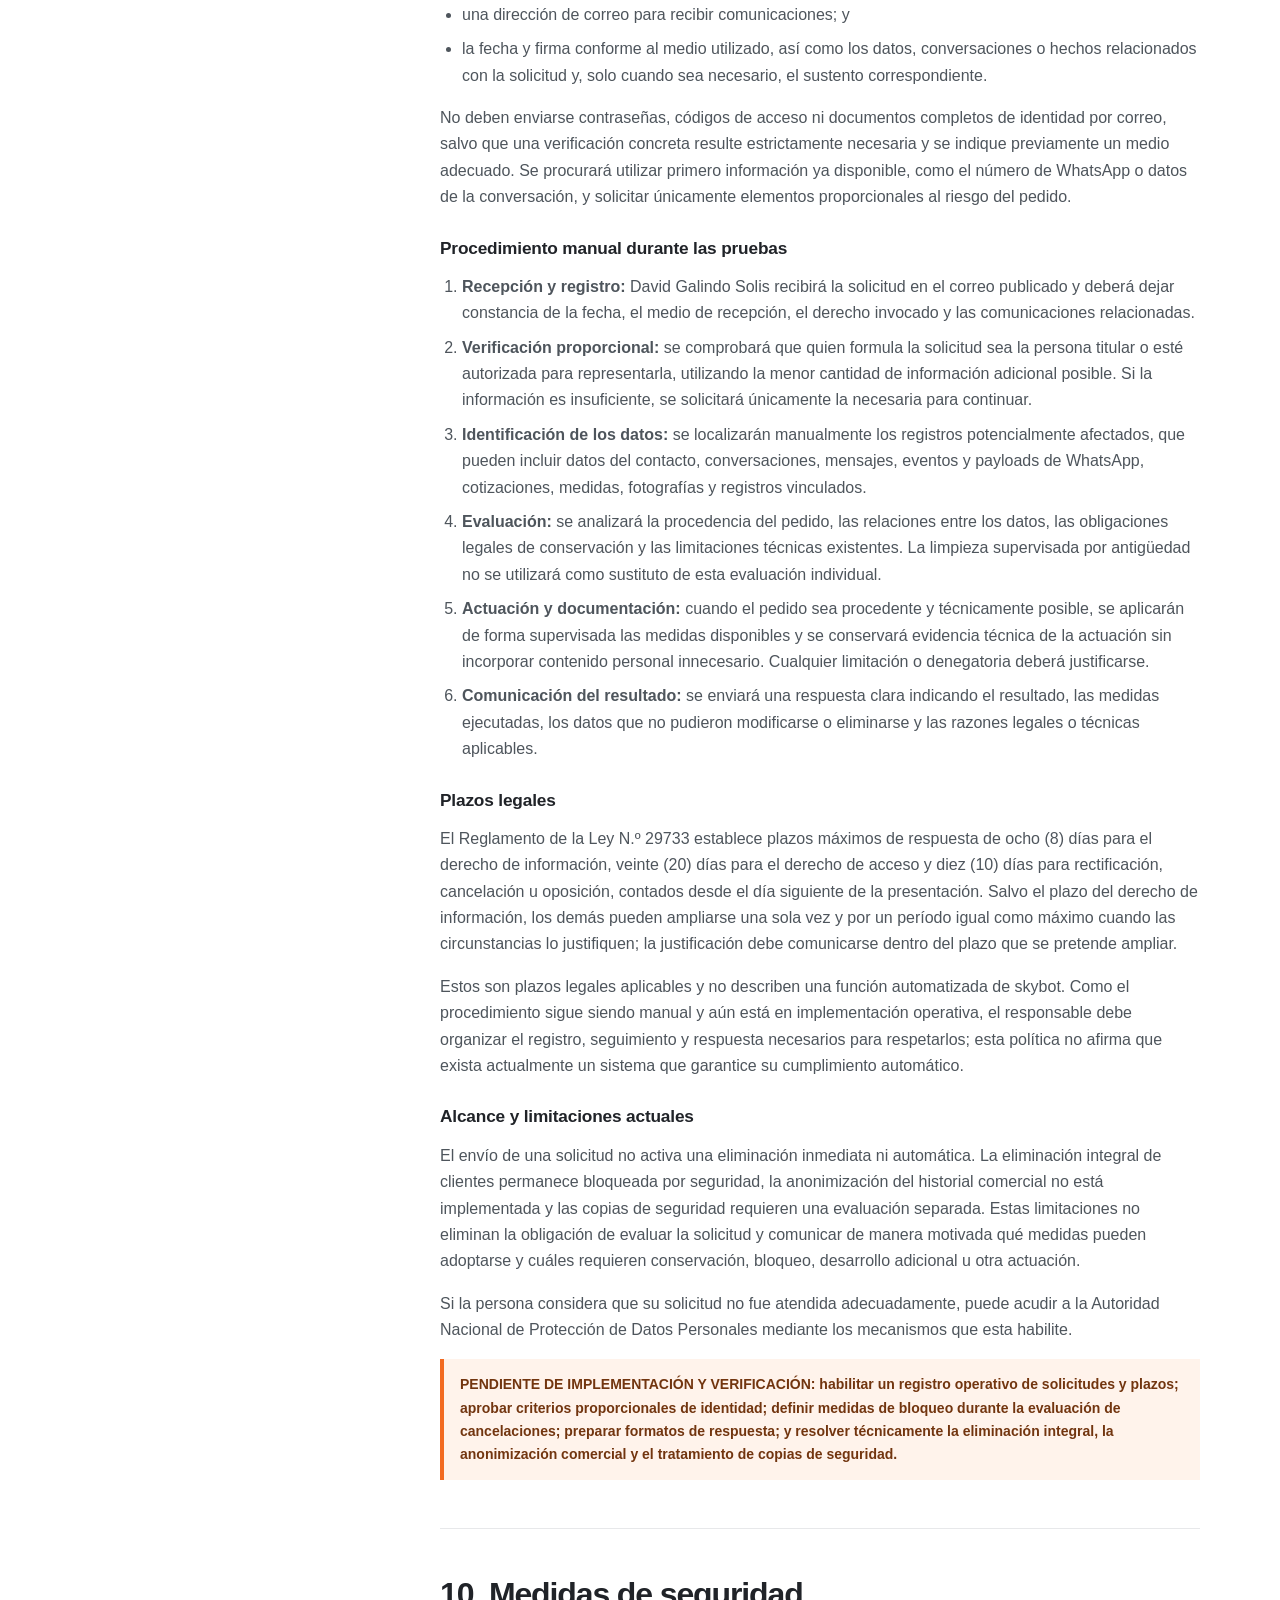
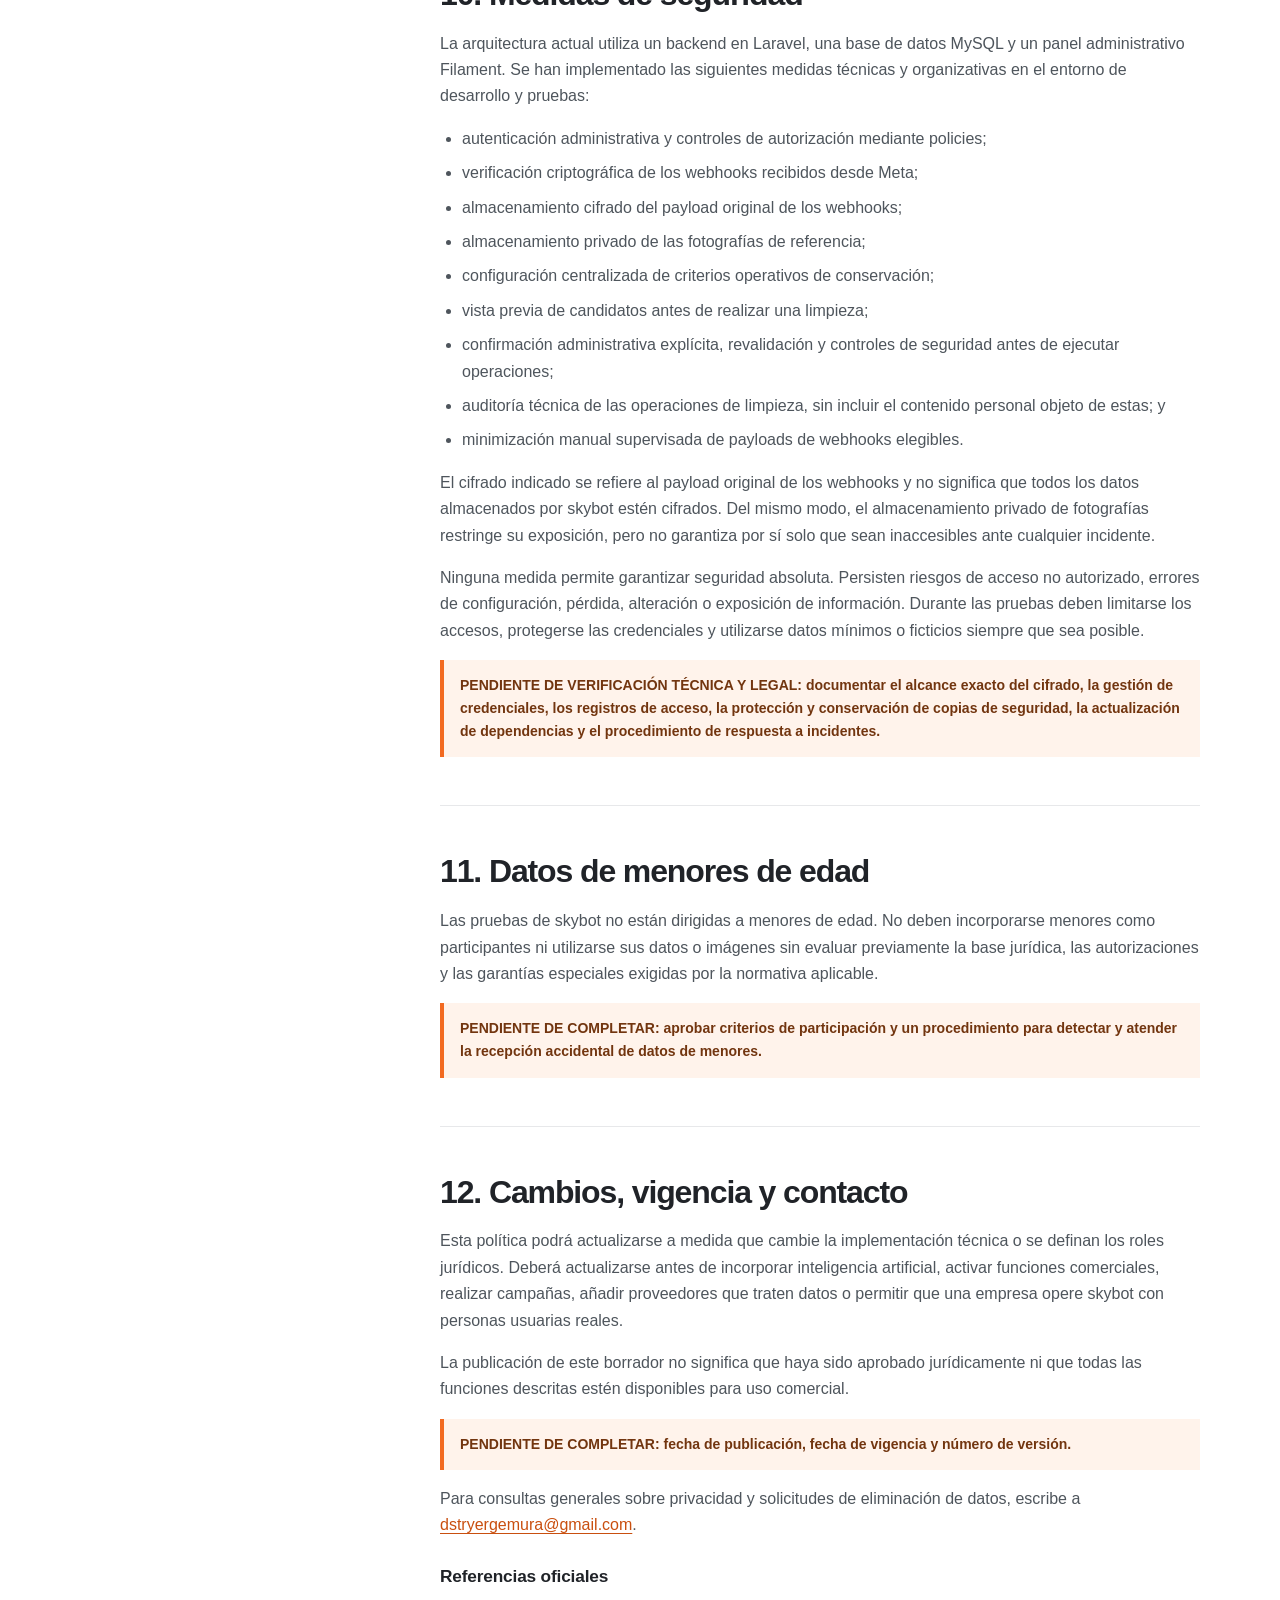
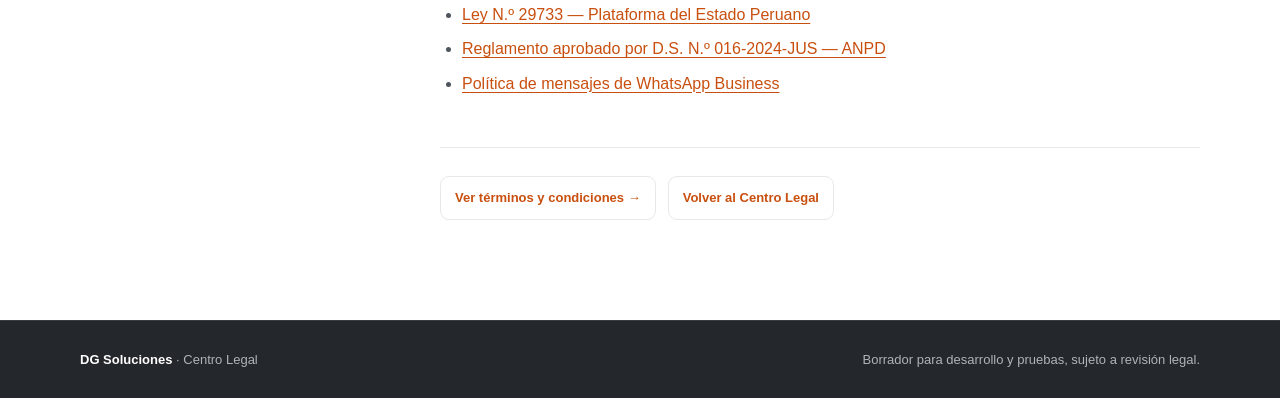
<file: skybot/privacy.html>
<!doctype html>
<html lang="es">
<head>
  <meta charset="utf-8">
  <meta name="viewport" content="width=device-width, initial-scale=1">
  <meta name="description" content="Borrador de la política de privacidad de skybot durante su fase de desarrollo y pruebas.">
  <title>Política de privacidad de skybot — DG Soluciones</title>
  <link rel="stylesheet" href="../assets/styles.css">
</head>
<body>
  <a class="skip-link" href="#contenido">Saltar al contenido</a>
  <header class="site-header">
    <div class="container header-inner">
      <a class="brand" href="../index.html" aria-label="Volver al Centro Legal de DG Soluciones">
        <span class="brand-mark" aria-hidden="true">DG</span>
        <span class="brand-copy"><strong>DG Soluciones</strong><span>Centro Legal</span></span>
      </a>
      <nav class="main-nav" aria-label="Navegación de skybot"><a aria-current="page" href="privacy.html">Privacidad</a><a href="terms.html">Términos</a></nav>
    </div>
  </header>
  <main id="contenido">
    <section class="legal-hero">
      <div class="container">
        <nav class="breadcrumbs" aria-label="Migas de pan"><a href="../index.html">Centro Legal</a><span aria-hidden="true">/</span><span>skybot</span><span aria-hidden="true">/</span><span>Privacidad</span></nav>
        <p class="eyebrow">skybot · Documento legal</p>
        <h1>Política de privacidad</h1>
        <p class="legal-summary">Este documento explica cómo pueden tratarse datos personales durante el desarrollo y las pruebas controladas de skybot.</p>
        <div class="legal-meta"><span class="meta-pill">Estado: borrador</span><span class="meta-pill">Fase: desarrollo y pruebas</span><span class="meta-pill">Vigencia: pendiente</span></div>
        <div class="draft-banner" role="note"><strong>Importante:</strong> skybot no opera comercialmente. Este borrador no ha sido aprobado jurídicamente y debe actualizarse antes de que el sistema sea utilizado por una empresa operadora.</div>
      </div>
    </section>
    <div class="container legal-layout">
      <nav class="legal-toc" aria-label="Contenido de la política">
        <strong>Contenido</strong>
        <ol>
          <li><a href="#estado">Estado del proyecto</a></li>
          <li><a href="#responsable">Identidad del responsable</a></li>
          <li><a href="#funcionalidades">Funcionalidades</a></li>
          <li><a href="#datos">Datos tratados</a></li>
          <li><a href="#finalidades">Finalidades</a></li>
          <li><a href="#base">Base jurídica</a></li>
          <li><a href="#meta">Meta y transferencias</a></li>
          <li><a href="#conservacion">Conservación</a></li>
          <li><a href="#derechos">Derechos</a></li>
          <li><a href="#seguridad">Seguridad</a></li>
          <li><a href="#menores">Menores</a></li>
          <li><a href="#cambios">Cambios y contacto</a></li>
        </ol>
      </nav>
      <article class="legal-content">
        <section id="estado">
          <h2>1. Estado y alcance del proyecto</h2>
          <p>skybot es un proyecto de software de DG Soluciones que se encuentra en fase de desarrollo y preparación para pruebas controladas mediante Meta for Developers. No es, por el momento, un servicio comercial disponible al público ni opera para una empresa cliente definitiva.</p>
          <p>El entorno actual se utiliza para desarrollar, integrar, verificar y corregir el funcionamiento técnico de un bot de WhatsApp orientado a la gestión de conversaciones, catálogo y solicitudes de cotización. Durante las pruebas pueden recibirse datos personales de personas autorizadas a participar.</p>
          <p class="legal-note">Actualmente no existen ventas, pagos, fabricación comercial ni campañas publicitarias activas mediante skybot. Los registros de catálogo y cotización se utilizan para desarrollo, demostración o simulación funcional y no acreditan una transacción comercial.</p>
          <p>Esta política se limita a la fase actual de desarrollo y pruebas. Deberá ser revisada y actualizada antes de iniciar una operación comercial o incorporar a una empresa operadora.</p>
        </section>

        <section id="responsable">
          <h2>2. Identidad del responsable del tratamiento</h2>
          <p>Durante la fase actual de desarrollo y pruebas de skybot, el responsable del tratamiento de los datos personales es <strong>David Galindo Solis</strong>, persona natural responsable de organizar y supervisar las pruebas del proyecto.</p>
          <p><strong>DG Soluciones</strong> es la marca personal utilizada por David Galindo Solis para desarrollar y presentar skybot. No es una persona jurídica distinta ni una empresa formalmente constituida, y no se le atribuye RUC, representación legal o personalidad jurídica propia.</p>
          <p>Las solicitudes relacionadas con la privacidad pueden enviarse a <a href="mailto:dstryergemura@gmail.com">dstryergemura@gmail.com</a>.</p>
          <span class="placeholder">PENDIENTE DE COMPLETAR: determinar los datos adicionales de identificación y contacto que deban incluirse legalmente, como documento de identidad o domicilio de contacto, sin publicarlos hasta que hayan sido confirmados.</span>
          <span class="placeholder">PENDIENTE DE COMPLETAR: antes de operar para una empresa cliente, revisar y documentar quién asumirá la responsabilidad del tratamiento, qué rol corresponderá a David Galindo Solis y qué acuerdos deberán formalizarse.</span>
        </section>

        <section id="funcionalidades">
          <h2>3. Funcionalidades implementadas y previstas</h2>
          <h3>Implementadas para desarrollo y pruebas</h3>
          <ul>
            <li>integración con la API oficial de WhatsApp Cloud de Meta para recibir mensajes y eventos y realizar respuestas de prueba;</li>
            <li>backend desarrollado en Laravel 13 y base de datos MySQL;</li>
            <li>panel administrativo construido con Filament v4;</li>
            <li>registro de clientes de prueba, conversaciones y mensajes;</li>
            <li>registro de eventos enviados por WhatsApp, incluidos eventos relacionados con el estado técnico de los mensajes;</li>
            <li>catálogo de productos y gestión de cotizaciones en contexto de desarrollo o simulación; y</li>
            <li>almacenamiento privado de fotografías de referencia proporcionadas voluntariamente durante las pruebas; y</li>
            <li>controles técnicos de conservación, evaluación y limpieza supervisada desde el entorno administrativo.</li>
          </ul>
          <h3>No activas o previstas para una fase posterior</h3>
          <ul>
            <li><strong>Inteligencia artificial:</strong> no está integrada y no procesa conversaciones, mensajes, imágenes ni cotizaciones.</li>
            <li><strong>Operación comercial:</strong> no están activas las ventas, los cobros, la validación de pagos ni la fabricación de productos.</li>
            <li><strong>Campañas:</strong> skybot no se utiliza actualmente para campañas promocionales o comunicaciones comerciales masivas.</li>
            <li><strong>Empresa operadora:</strong> no se ha incorporado todavía una empresa cliente que utilice el sistema de manera definitiva.</li>
          </ul>
          <p>Cualquier activación de estas funciones requerirá revisar los flujos de datos, las bases jurídicas, los proveedores y esta política antes de su puesta en funcionamiento.</p>
        </section>

        <section id="datos">
          <h2>4. Datos personales que pueden recibirse y almacenarse</h2>
          <p>Durante una prueba, WhatsApp Cloud API y el backend de skybot pueden recibir, generar o almacenar las siguientes categorías de información:</p>
          <ul>
            <li><strong>Identificación y contacto:</strong> número de teléfono, identificador de WhatsApp, nombre o alias visible en el perfil y otros identificadores técnicos proporcionados por la plataforma.</li>
            <li><strong>Conversaciones y mensajes:</strong> texto y contenido de los mensajes enviados o recibidos, fecha y hora, relación con la conversación y estado técnico del mensaje.</li>
            <li><strong>Registros de clientes de prueba:</strong> información necesaria para asociar a la persona con sus conversaciones y mensajes dentro del sistema.</li>
            <li><strong>Datos comerciales y cotizaciones de prueba:</strong> productos seleccionados, cantidades, medidas, preferencias, referencias, observaciones y demás información proporcionada para probar el catálogo y el flujo de cotización. Estos registros no representan ventas ni pedidos confirmados.</li>
            <li><strong>Eventos y payloads de WhatsApp:</strong> datos recibidos mediante webhooks de Meta, como identificadores y actualizaciones técnicas vinculadas con mensajes o conversaciones. El payload original de estos webhooks se almacena cifrado en el backend.</li>
            <li><strong>Fotografías de referencia:</strong> imágenes proporcionadas voluntariamente por las personas participantes para probar flujos de consulta o cotización. Las fotografías incorporadas al backend se almacenan de forma privada.</li>
            <li><strong>Auditoría de limpieza:</strong> metadatos técnicos sobre las operaciones administrativas de evaluación y limpieza. Estos registros de auditoría no incluyen el contenido personal objeto de la operación.</li>
          </ul>
          <p class="legal-note">Las personas participantes no deben enviar datos sensibles, contraseñas, información financiera, documentos de identidad ni fotografías o archivos de terceros que no sean necesarios para la prueba. El almacenamiento privado reduce la exposición directa, pero no elimina los riesgos ni el tratamiento realizado por Meta en su propia infraestructura.</p>
          <span class="placeholder">PENDIENTE DE VERIFICACIÓN TÉCNICA Y LEGAL: mantener actualizado el inventario de campos almacenados en MySQL, eventos y payloads de WhatsApp, fotografías, datos de cotización y registros de auditoría antes de aprobar esta política.</span>
        </section>

        <section id="finalidades">
          <h2>5. Finalidades del tratamiento durante las pruebas</h2>
          <p>Los datos podrán tratarse únicamente en la medida necesaria para:</p>
          <ul>
            <li>desarrollar y comprobar la integración con WhatsApp Cloud API;</li>
            <li>recibir, mostrar, organizar y responder mensajes dentro de pruebas controladas;</li>
            <li>mantener la relación técnica entre clientes de prueba, conversaciones, mensajes y eventos;</li>
            <li>probar el panel administrativo, el catálogo y el flujo experimental de cotizaciones;</li>
            <li>diagnosticar errores, validar estados de mensajes y resolver incidencias técnicas;</li>
            <li>evaluar el funcionamiento, estabilidad y seguridad del proyecto; y</li>
            <li>cumplir obligaciones legales o requerimientos válidos de autoridades competentes, si resultan aplicables.</li>
          </ul>
          <p>Los datos de las pruebas no deben utilizarse para ventas, validación de pagos, fabricación, publicidad o perfilamiento comercial mientras esas actividades no se encuentren expresamente habilitadas y documentadas.</p>
          <h3>Inteligencia artificial</h3>
          <p>La inteligencia artificial <strong>no está integrada actualmente</strong>. En consecuencia, skybot no remite conversaciones o archivos a un proveedor de IA ni utiliza IA para generar respuestas o tomar decisiones. Si se incorpora posteriormente, deberá realizarse una evaluación previa, informar los proveedores y finalidades aplicables y actualizar esta política antes de procesar datos mediante esa tecnología.</p>
        </section>

        <section id="base">
          <h2>6. Base jurídica y condiciones de las pruebas</h2>
          <h3>Regla general y evaluación por finalidad</h3>
          <p>La Ley N.º 29733 establece como regla general que el tratamiento de datos personales requiere el consentimiento de la persona titular, salvo que resulte aplicable una excepción prevista por ley. El consentimiento válido debe ser libre, previo, expreso, inequívoco e informado, y debe referirse a finalidades determinadas.</p>
          <p>No todos los tratamientos deben asumir automáticamente la misma base jurídica. Antes de cada prueba debe identificarse y documentarse la base aplicable a cada finalidad y categoría de datos:</p>
          <ul>
            <li><strong>Pruebas voluntarias con personas reales:</strong> la recopilación y almacenamiento de identificación del contacto, mensajes, medidas, cotizaciones de prueba y fotografías deberá sustentarse en un consentimiento válido cuando no exista una excepción legal específica.</li>
            <li><strong>Seguridad y trazabilidad:</strong> los registros técnicos, la verificación de webhooks y la auditoría deben limitarse a lo necesario y proporcional para proteger y comprobar el funcionamiento del tratamiento autorizado, sin convertirse en una finalidad incompatible.</li>
            <li><strong>Obligaciones legales y ejercicio de derechos:</strong> determinados datos podrán tratarse sin solicitar un nuevo consentimiento cuando una norma autorice o exija su conservación o uso para atender derechos, requerimientos válidos de una autoridad o responsabilidades legales. La norma y el alcance deberán documentarse en cada caso.</li>
            <li><strong>Relación contractual:</strong> la Ley contempla una excepción cuando los datos son necesarios para ejecutar una relación contractual en la que la persona titular es parte. Esta excepción no debe invocarse para las pruebas actuales mientras no exista tal relación ni extenderse a datos o finalidades que no sean necesarios para ella.</li>
            <li><strong>Datos anonimizados:</strong> la Ley contempla una excepción para información sometida a un procedimiento efectivo de anonimización o disociación. skybot no tiene implementada actualmente la anonimización completa del historial comercial, por lo que esta excepción no debe presumirse.</li>
          </ul>
          <p>Las demás excepciones legales solo podrán utilizarse después de comprobar que sus requisitos se cumplen para el tratamiento concreto. La existencia de un perfil o número visible en WhatsApp no convierte por sí sola una conversación privada, una fotografía o una medida en información de fuente pública.</p>

          <h3>Consentimiento durante las pruebas</h3>
          <p>Las pruebas con personas reales deberán limitarse a participantes debidamente informados. Cuando el consentimiento sea necesario, deberá obtenerse antes de recopilar los datos o antes de destinarlos a una finalidad diferente de aquella para la que se obtuvieron.</p>
          <p>Iniciar una conversación o enviar un mensaje a través de WhatsApp <strong>no constituye automáticamente consentimiento para todas las finalidades</strong>. La aceptación debe manifestarse mediante una acción concreta y explícita referida a la participación en la prueba y a los tratamientos informados. La publicación de esta política cumple una función informativa, pero no sustituye la obtención del consentimiento cuando este sea exigible.</p>
          <p>Las pruebas no están diseñadas para solicitar datos sensibles. Si una prueba futura requiriera tratarlos, deberá evaluarse previamente su necesidad y aplicarse el consentimiento escrito y las demás garantías especiales exigidas por la normativa, salvo que una ley autorice expresamente el tratamiento.</p>
          <p>El backend no cuenta actualmente con un sistema automatizado para solicitar, registrar o demostrar consentimientos. No debe afirmarse que el consentimiento ya se recopila o conserva hasta que se apruebe e implemente un mecanismo que permita acreditar quién aceptó, cuándo lo hizo, qué versión del aviso recibió y para qué finalidades otorgó su autorización.</p>

          <h3>Información previa para el participante</h3>
          <p>Antes de solicitar el consentimiento, la persona participante debe recibir información clara y accesible sobre:</p>
          <ul>
            <li>la identidad de David Galindo Solis como responsable durante las pruebas y el uso de DG Soluciones como marca personal;</li>
            <li>las finalidades concretas de desarrollo, integración, diagnóstico y evaluación técnica;</li>
            <li>las categorías de datos que se recopilarán, incluidos contacto, mensajes, medidas, cotizaciones y fotografías que decida proporcionar;</li>
            <li>la intervención de Meta mediante WhatsApp Cloud API y la diferencia entre el tratamiento de Meta y el almacenamiento propio de skybot;</li>
            <li>el carácter voluntario de la prueba, las consecuencias de proporcionar o no los datos y la posibilidad de retirarse;</li>
            <li>los criterios y períodos de conservación aplicables, una vez que sean aprobados, así como las limitaciones actuales de eliminación;</li>
            <li>los destinatarios, transferencias y banco de datos que correspondan, cuando hayan sido identificados;</li>
            <li>la ausencia de decisiones automatizadas y de integración activa con inteligencia artificial;</li>
            <li>los derechos de la persona titular, la posibilidad de revocar el consentimiento sin efectos retroactivos y el procedimiento para presentar solicitudes; y</li>
            <li>el correo <a href="mailto:dstryergemura@gmail.com">dstryergemura@gmail.com</a> como canal de privacidad.</li>
          </ul>

          <h3>Finalidades excluidas</h3>
          <p>El consentimiento propuesto para las pruebas no comprenderá publicidad, campañas comerciales, prospección, ventas, validación de pagos, fabricación, entrenamiento de modelos de inteligencia artificial, elaboración de perfiles ni otras finalidades no implementadas o no informadas. La incorporación futura de alguna de estas finalidades requerirá una evaluación independiente, la actualización previa de esta política y una nueva base jurídica o consentimiento cuando corresponda.</p>

          <h3>Propuesta de aviso y consentimiento para futuras pruebas</h3>
          <p class="legal-note"><strong>BORRADOR PENDIENTE DE APROBACIÓN E IMPLEMENTACIÓN.</strong> “skybot es un proyecto en desarrollo de David Galindo Solis, presentado bajo la marca personal DG Soluciones. Si aceptas participar en una prueba, se podrán tratar tu nombre o alias, número e identificador de WhatsApp, mensajes, medidas, cotizaciones de prueba y fotografías que decidas proporcionar, con la finalidad exclusiva de desarrollar, comprobar y mejorar técnicamente el sistema. La comunicación se realiza mediante WhatsApp Cloud API de Meta y parte de la información se almacenará en el backend propio de skybot. No se utilizarán tus datos para publicidad, ventas ni entrenamiento de inteligencia artificial. Puedes consultar esta política, retirar tu consentimiento o ejercer tus derechos escribiendo a dstryergemura@gmail.com. La participación es voluntaria. Al manifestar de forma expresa que aceptas, autorizas únicamente los tratamientos descritos en este aviso y en la versión de la política que se te haya facilitado”.</p>
          <p>Este texto es una propuesta y no debe utilizarse como mecanismo definitivo hasta completar la información pendiente, realizar la revisión legal y establecer una forma verificable de presentar el aviso y conservar evidencia de la aceptación.</p>
          <span class="placeholder">PENDIENTE DE APROBACIÓN E IMPLEMENTACIÓN: determinar y documentar la base jurídica de cada tratamiento; completar la información sobre domicilio o dirección del responsable, banco de datos, destinatarios, transferencias y períodos de conservación; aprobar el aviso final; definir el mecanismo de consentimiento y revocación; y conservar evidencia verificable de la identidad del participante, fecha, versión, finalidades y manifestación expresa de voluntad.</span>
        </section>

        <section id="meta">
          <h2>7. Meta WhatsApp Business Platform y transferencias</h2>
          <h3>Función de WhatsApp Cloud API</h3>
          <p>skybot utiliza WhatsApp Cloud API, componente oficial de WhatsApp Business Platform alojado por Meta. La plataforma interviene en el transporte de los mensajes: recibe las solicitudes que el backend envía mediante la API y comunica al backend los mensajes entrantes y otros eventos mediante webhooks. También genera estados relacionados con los mensajes, como envío, entrega, lectura o fallo, cuando estén disponibles para el evento y la configuración utilizada.</p>
          <p>Antes de aceptar un webhook, el backend de skybot verifica criptográficamente que la solicitud corresponda a Meta. Esta medida autentica el origen técnico de la notificación, pero no sustituye las demás medidas de seguridad ni implica que todos los sistemas o etapas del tratamiento estén protegidos mediante cifrado de extremo a extremo.</p>

          <h3>Información transmitida mediante la plataforma</h3>
          <p>Según el tipo de mensaje, evento, suscripción de webhooks y versión de la API, por la infraestructura de WhatsApp y Meta pueden circular:</p>
          <ul>
            <li>identificadores de la cuenta de WhatsApp Business, del número empresarial y de la aplicación;</li>
            <li>número o identificador de WhatsApp de la persona remitente o destinataria y, cuando la plataforma lo facilite, su nombre de perfil;</li>
            <li>contenido y tipo de los mensajes, incluidos texto, respuestas, contexto de conversación y referencias a archivos multimedia proporcionados voluntariamente;</li>
            <li>identificadores y marcas de tiempo de mensajes, datos técnicos del webhook y estados de envío, entrega, lectura o fallo, junto con los códigos de error que correspondan; y</li>
            <li>información de uso, registros, funcionamiento, rendimiento, diagnóstico, análisis y soporte que las condiciones oficiales indican que WhatsApp puede recopilar para prestar la plataforma.</li>
          </ul>
          <p>No todas estas categorías aparecen necesariamente en cada evento. Los campos efectivamente recibidos dependen de la configuración real de la cuenta, los webhooks suscritos, la versión de la API y las funciones utilizadas durante cada prueba.</p>

          <h3>Intervención de Meta y almacenamiento propio de skybot</h3>
          <p>WhatsApp y Meta gestionan la infraestructura de Cloud API, el tránsito de los mensajes, la entrega de webhooks y estados, y determinada información de cuenta, uso, diagnóstico y soporte conforme a sus condiciones. Al vincular Meta Business Manager y Meta for Developers con la cuenta de WhatsApp Business, la documentación oficial también prevé que WhatsApp proporcione a Meta datos, métricas y otra información de uso para habilitar el acceso, los análisis, la documentación y el soporte del servicio.</p>
          <p>Esta intervención es distinta del almacenamiento propio de skybot. Una vez recibida la información mediante la API, el backend Laravel puede conservar en MySQL registros de contactos, conversaciones, mensajes, eventos, cotizaciones y medidas. También puede conservar fotografías de referencia en almacenamiento privado y el payload original de los webhooks de forma cifrada. Esta descripción no significa que todos los datos del backend estén cifrados. Eliminar o modificar información en el backend tampoco implica, por sí solo, que la misma actuación se ejecute en los sistemas de Meta, ni a la inversa.</p>
          <p>Esta política no afirma que Meta utilice ni que nunca utilice el contenido de los mensajes para entrenar sistemas de inteligencia artificial. No se ha verificado una fuente contractual aplicable a la configuración concreta de skybot que permita formular alguna de esas afirmaciones con ese alcance.</p>

          <h3>Entidades y condiciones aplicables</h3>
          <p>Las condiciones oficiales vigentes de WhatsApp Business Platform indican, como regla general, que la entidad contratante de la plataforma es WhatsApp LLC, salvo para quienes se encuentren en la Región Europea, donde corresponde WhatsApp Ireland Limited. Esta regla no basta para identificar la entidad aplicable a skybot sin comprobar la ubicación declarada en la cuenta y las condiciones efectivamente aceptadas.</p>
          <p>La entidad de Meta que interviene como distribuidor o proveedor de las herramientas vinculadas tampoco se identifica como contraparte confirmada en esta política. Deberá verificarse en la cuenta de Meta Business, el flujo de alta y la versión vigente de las Condiciones de Meta para WhatsApp Business aplicable a esa configuración.</p>

          <h3>Transferencias internacionales</h3>
          <p>La documentación oficial contempla el tratamiento global de determinada información y la posible intervención de subencargados en países distintos de aquel donde se encuentran la persona usuaria, el responsable o WhatsApp. En consecuencia, el uso de Cloud API puede implicar flujos internacionales de datos. No se indican en esta política países concretos de alojamiento, centros de datos, destinatarios específicos ni garantías de transferencia porque esos extremos no se han verificado para la configuración de skybot.</p>
          <p>Antes de realizar pruebas con personas reales o iniciar una operación comercial, deberá revisarse la cuenta de Meta Business y la documentación contractual vigente para determinar las entidades, roles, destinos y salvaguardas que deban informarse conforme a la normativa peruana.</p>

          <h3>Documentación oficial consultada</h3>
          <ul>
            <li><a href="https://www.whatsapp.com/legal/WhatsApp-Terms-for-WhatsApp-Business-Platform?lang=es" target="_blank" rel="noopener noreferrer">Condiciones de WhatsApp para WhatsApp Business Platform</a></li>
            <li><a href="https://www.whatsapp.com/legal/meta-terms-whatsapp-business?lang=es" target="_blank" rel="noopener noreferrer">Condiciones de Meta para WhatsApp Business</a></li>
            <li><a href="https://www.whatsapp.com/legal/business-data-processing-terms" target="_blank" rel="noopener noreferrer">Condiciones de tratamiento de datos de WhatsApp Business</a></li>
            <li><a href="https://business.whatsapp.com/policy/preview?lang=es_LA" target="_blank" rel="noopener noreferrer">Política de mensajes de WhatsApp Business</a></li>
            <li><a href="https://www.postman.com/meta/whatsapp-business-platform/overview" target="_blank" rel="noopener noreferrer">Documentación oficial de Meta sobre WhatsApp Business Platform</a></li>
          </ul>
          <p>No se identifican en este documento proveedores tecnológicos adicionales porque su participación y sus roles no han sido confirmados para la operación definitiva.</p>
          <span class="placeholder">PENDIENTE DE VERIFICACIÓN CONTRACTUAL, TÉCNICA Y LEGAL: confirmar el país o región configurado en la cuenta de Meta Business, las entidades contratantes, el flujo de alta y las versiones de los términos aceptados; revisar las condiciones de tratamiento, los anexos de transferencia y los subencargados que resulten aplicables; documentar los destinos y salvaguardas exigibles; y validar la versión de la API, las suscripciones de webhooks, los campos efectivamente transmitidos y las posibilidades de conservación o eliminación en los sistemas de Meta.</span>
        </section>

        <section id="conservacion">
          <h2>8. Conservación y eliminación</h2>
          <p>El backend dispone de una configuración centralizada de períodos de conservación. Estos períodos funcionan como <strong>criterios operativos para identificar y evaluar datos candidatos a limpieza</strong>; no constituyen una garantía de eliminación inmediata al cumplirse el tiempo configurado ni sustituyen la definición legal de los plazos aplicables.</p>
          <p>La limpieza es supervisada y no se ejecuta automáticamente. El personal administrativo autorizado puede revisar una vista previa de los candidatos, confirmar expresamente la operación y, antes de ejecutarla, el sistema revalida las condiciones y aplica controles de seguridad. Las operaciones realizadas generan una auditoría técnica que no incorpora el contenido personal eliminado o minimizado.</p>
          <p>Para payloads de webhooks elegibles existe una minimización manual supervisada. No hay una tarea programada que elimine automáticamente la información, la eliminación integral de clientes permanece bloqueada por seguridad y todavía no se ha implementado la anonimización del historial comercial.</p>
          <p>La limpieza supervisada basada en antigüedad es una tarea técnica de mantenimiento y no sustituye la evaluación individual de una solicitud de acceso, rectificación, cancelación, oposición u otro derecho. Una solicitud individual puede abarcar datos que no sean candidatos a la limpieza ordinaria y requiere un análisis separado.</p>
          <p>Las copias de seguridad no deben considerarse sujetas a eliminación automática. Su alcance, conservación y tratamiento deberán incluirse en el procedimiento definitivo. Las posibilidades de conservación o eliminación en la infraestructura de Meta se rigen también por sus propias condiciones y capacidades.</p>
          <span class="placeholder">PENDIENTE DE COMPLETAR: aprobar los períodos de conservación aplicables por categoría y documentar un procedimiento integral y verificable que abarque clientes, conversaciones, mensajes, cotizaciones, medidas, fotografías, payloads, historial comercial y copias de seguridad.</span>
        </section>

        <section id="derechos">
          <h2>9. Derechos de las personas titulares</h2>
          <p>Conforme a la Ley N.º 29733 y su Reglamento vigente, la persona titular puede ejercer los derechos que correspondan sobre sus datos personales, incluidos los derechos de información, acceso, actualización, inclusión, rectificación, supresión o cancelación, oposición e impedir el suministro. También puede revocar el consentimiento en los casos permitidos y solicitar la portabilidad cuando resulte legal y técnicamente aplicable.</p>
          <h3>Presentación de solicitudes</h3>
          <p>Las solicitudes de acceso, rectificación, cancelación, oposición y demás derechos o consultas relacionadas con la privacidad pueden enviarse a <a href="mailto:dstryergemura@gmail.com">dstryergemura@gmail.com</a>. El mensaje debe indicar:</p>
          <ul>
            <li>el nombre de la persona titular y la información mínima que permita identificarla;</li>
            <li>el derecho o petición concreta que desea ejercer;</li>
            <li>una dirección de correo para recibir comunicaciones; y</li>
            <li>la fecha y firma conforme al medio utilizado, así como los datos, conversaciones o hechos relacionados con la solicitud y, solo cuando sea necesario, el sustento correspondiente.</li>
          </ul>
          <p>No deben enviarse contraseñas, códigos de acceso ni documentos completos de identidad por correo, salvo que una verificación concreta resulte estrictamente necesaria y se indique previamente un medio adecuado. Se procurará utilizar primero información ya disponible, como el número de WhatsApp o datos de la conversación, y solicitar únicamente elementos proporcionales al riesgo del pedido.</p>
          <h3>Procedimiento manual durante las pruebas</h3>
          <ol>
            <li><strong>Recepción y registro:</strong> David Galindo Solis recibirá la solicitud en el correo publicado y deberá dejar constancia de la fecha, el medio de recepción, el derecho invocado y las comunicaciones relacionadas.</li>
            <li><strong>Verificación proporcional:</strong> se comprobará que quien formula la solicitud sea la persona titular o esté autorizada para representarla, utilizando la menor cantidad de información adicional posible. Si la información es insuficiente, se solicitará únicamente la necesaria para continuar.</li>
            <li><strong>Identificación de los datos:</strong> se localizarán manualmente los registros potencialmente afectados, que pueden incluir datos del contacto, conversaciones, mensajes, eventos y payloads de WhatsApp, cotizaciones, medidas, fotografías y registros vinculados.</li>
            <li><strong>Evaluación:</strong> se analizará la procedencia del pedido, las relaciones entre los datos, las obligaciones legales de conservación y las limitaciones técnicas existentes. La limpieza supervisada por antigüedad no se utilizará como sustituto de esta evaluación individual.</li>
            <li><strong>Actuación y documentación:</strong> cuando el pedido sea procedente y técnicamente posible, se aplicarán de forma supervisada las medidas disponibles y se conservará evidencia técnica de la actuación sin incorporar contenido personal innecesario. Cualquier limitación o denegatoria deberá justificarse.</li>
            <li><strong>Comunicación del resultado:</strong> se enviará una respuesta clara indicando el resultado, las medidas ejecutadas, los datos que no pudieron modificarse o eliminarse y las razones legales o técnicas aplicables.</li>
          </ol>
          <h3>Plazos legales</h3>
          <p>El Reglamento de la Ley N.º 29733 establece plazos máximos de respuesta de ocho (8) días para el derecho de información, veinte (20) días para el derecho de acceso y diez (10) días para rectificación, cancelación u oposición, contados desde el día siguiente de la presentación. Salvo el plazo del derecho de información, los demás pueden ampliarse una sola vez y por un período igual como máximo cuando las circunstancias lo justifiquen; la justificación debe comunicarse dentro del plazo que se pretende ampliar.</p>
          <p>Estos son plazos legales aplicables y no describen una función automatizada de skybot. Como el procedimiento sigue siendo manual y aún está en implementación operativa, el responsable debe organizar el registro, seguimiento y respuesta necesarios para respetarlos; esta política no afirma que exista actualmente un sistema que garantice su cumplimiento automático.</p>
          <h3>Alcance y limitaciones actuales</h3>
          <p>El envío de una solicitud no activa una eliminación inmediata ni automática. La eliminación integral de clientes permanece bloqueada por seguridad, la anonimización del historial comercial no está implementada y las copias de seguridad requieren una evaluación separada. Estas limitaciones no eliminan la obligación de evaluar la solicitud y comunicar de manera motivada qué medidas pueden adoptarse y cuáles requieren conservación, bloqueo, desarrollo adicional u otra actuación.</p>
          <p>Si la persona considera que su solicitud no fue atendida adecuadamente, puede acudir a la Autoridad Nacional de Protección de Datos Personales mediante los mecanismos que esta habilite.</p>
          <span class="placeholder">PENDIENTE DE IMPLEMENTACIÓN Y VERIFICACIÓN: habilitar un registro operativo de solicitudes y plazos; aprobar criterios proporcionales de identidad; definir medidas de bloqueo durante la evaluación de cancelaciones; preparar formatos de respuesta; y resolver técnicamente la eliminación integral, la anonimización comercial y el tratamiento de copias de seguridad.</span>
        </section>

        <section id="seguridad">
          <h2>10. Medidas de seguridad</h2>
          <p>La arquitectura actual utiliza un backend en Laravel, una base de datos MySQL y un panel administrativo Filament. Se han implementado las siguientes medidas técnicas y organizativas en el entorno de desarrollo y pruebas:</p>
          <ul>
            <li>autenticación administrativa y controles de autorización mediante policies;</li>
            <li>verificación criptográfica de los webhooks recibidos desde Meta;</li>
            <li>almacenamiento cifrado del payload original de los webhooks;</li>
            <li>almacenamiento privado de las fotografías de referencia;</li>
            <li>configuración centralizada de criterios operativos de conservación;</li>
            <li>vista previa de candidatos antes de realizar una limpieza;</li>
            <li>confirmación administrativa explícita, revalidación y controles de seguridad antes de ejecutar operaciones;</li>
            <li>auditoría técnica de las operaciones de limpieza, sin incluir el contenido personal objeto de estas; y</li>
            <li>minimización manual supervisada de payloads de webhooks elegibles.</li>
          </ul>
          <p>El cifrado indicado se refiere al payload original de los webhooks y no significa que todos los datos almacenados por skybot estén cifrados. Del mismo modo, el almacenamiento privado de fotografías restringe su exposición, pero no garantiza por sí solo que sean inaccesibles ante cualquier incidente.</p>
          <p>Ninguna medida permite garantizar seguridad absoluta. Persisten riesgos de acceso no autorizado, errores de configuración, pérdida, alteración o exposición de información. Durante las pruebas deben limitarse los accesos, protegerse las credenciales y utilizarse datos mínimos o ficticios siempre que sea posible.</p>
          <span class="placeholder">PENDIENTE DE VERIFICACIÓN TÉCNICA Y LEGAL: documentar el alcance exacto del cifrado, la gestión de credenciales, los registros de acceso, la protección y conservación de copias de seguridad, la actualización de dependencias y el procedimiento de respuesta a incidentes.</span>
        </section>

        <section id="menores">
          <h2>11. Datos de menores de edad</h2>
          <p>Las pruebas de skybot no están dirigidas a menores de edad. No deben incorporarse menores como participantes ni utilizarse sus datos o imágenes sin evaluar previamente la base jurídica, las autorizaciones y las garantías especiales exigidas por la normativa aplicable.</p>
          <span class="placeholder">PENDIENTE DE COMPLETAR: aprobar criterios de participación y un procedimiento para detectar y atender la recepción accidental de datos de menores.</span>
        </section>

        <section id="cambios">
          <h2>12. Cambios, vigencia y contacto</h2>
          <p>Esta política podrá actualizarse a medida que cambie la implementación técnica o se definan los roles jurídicos. Deberá actualizarse antes de incorporar inteligencia artificial, activar funciones comerciales, realizar campañas, añadir proveedores que traten datos o permitir que una empresa opere skybot con personas usuarias reales.</p>
          <p>La publicación de este borrador no significa que haya sido aprobado jurídicamente ni que todas las funciones descritas estén disponibles para uso comercial.</p>
          <span class="placeholder">PENDIENTE DE COMPLETAR: fecha de publicación, fecha de vigencia y número de versión.</span>
          <p>Para consultas generales sobre privacidad y solicitudes de eliminación de datos, escribe a <a href="mailto:dstryergemura@gmail.com">dstryergemura@gmail.com</a>.</p>
          <h3>Referencias oficiales</h3>
          <ul>
            <li><a href="https://www.gob.pe/institucion/congreso-de-la-republica/normas-legales/243470-29733" target="_blank" rel="noopener noreferrer">Ley N.º 29733 — Plataforma del Estado Peruano</a></li>
            <li><a href="https://www.gob.pe/institucion/anpd/normas-legales/6554453-n-016-2024-jus" target="_blank" rel="noopener noreferrer">Reglamento aprobado por D.S. N.º 016-2024-JUS — ANPD</a></li>
            <li><a href="https://business.whatsapp.com/policy/preview?lang=es_LA" target="_blank" rel="noopener noreferrer">Política de mensajes de WhatsApp Business</a></li>
          </ul>
        </section>
        <div class="legal-actions" aria-label="Otros documentos"><a class="text-link" href="terms.html">Ver términos y condiciones →</a><a class="text-link" href="../index.html">Volver al Centro Legal</a></div>
      </article>
    </div>
  </main>
  <footer class="site-footer"><div class="container footer-inner"><p><strong>DG Soluciones</strong> · Centro Legal</p><p>Borrador para desarrollo y pruebas, sujeto a revisión legal.</p></div></footer>
</body>
</html>
</file>
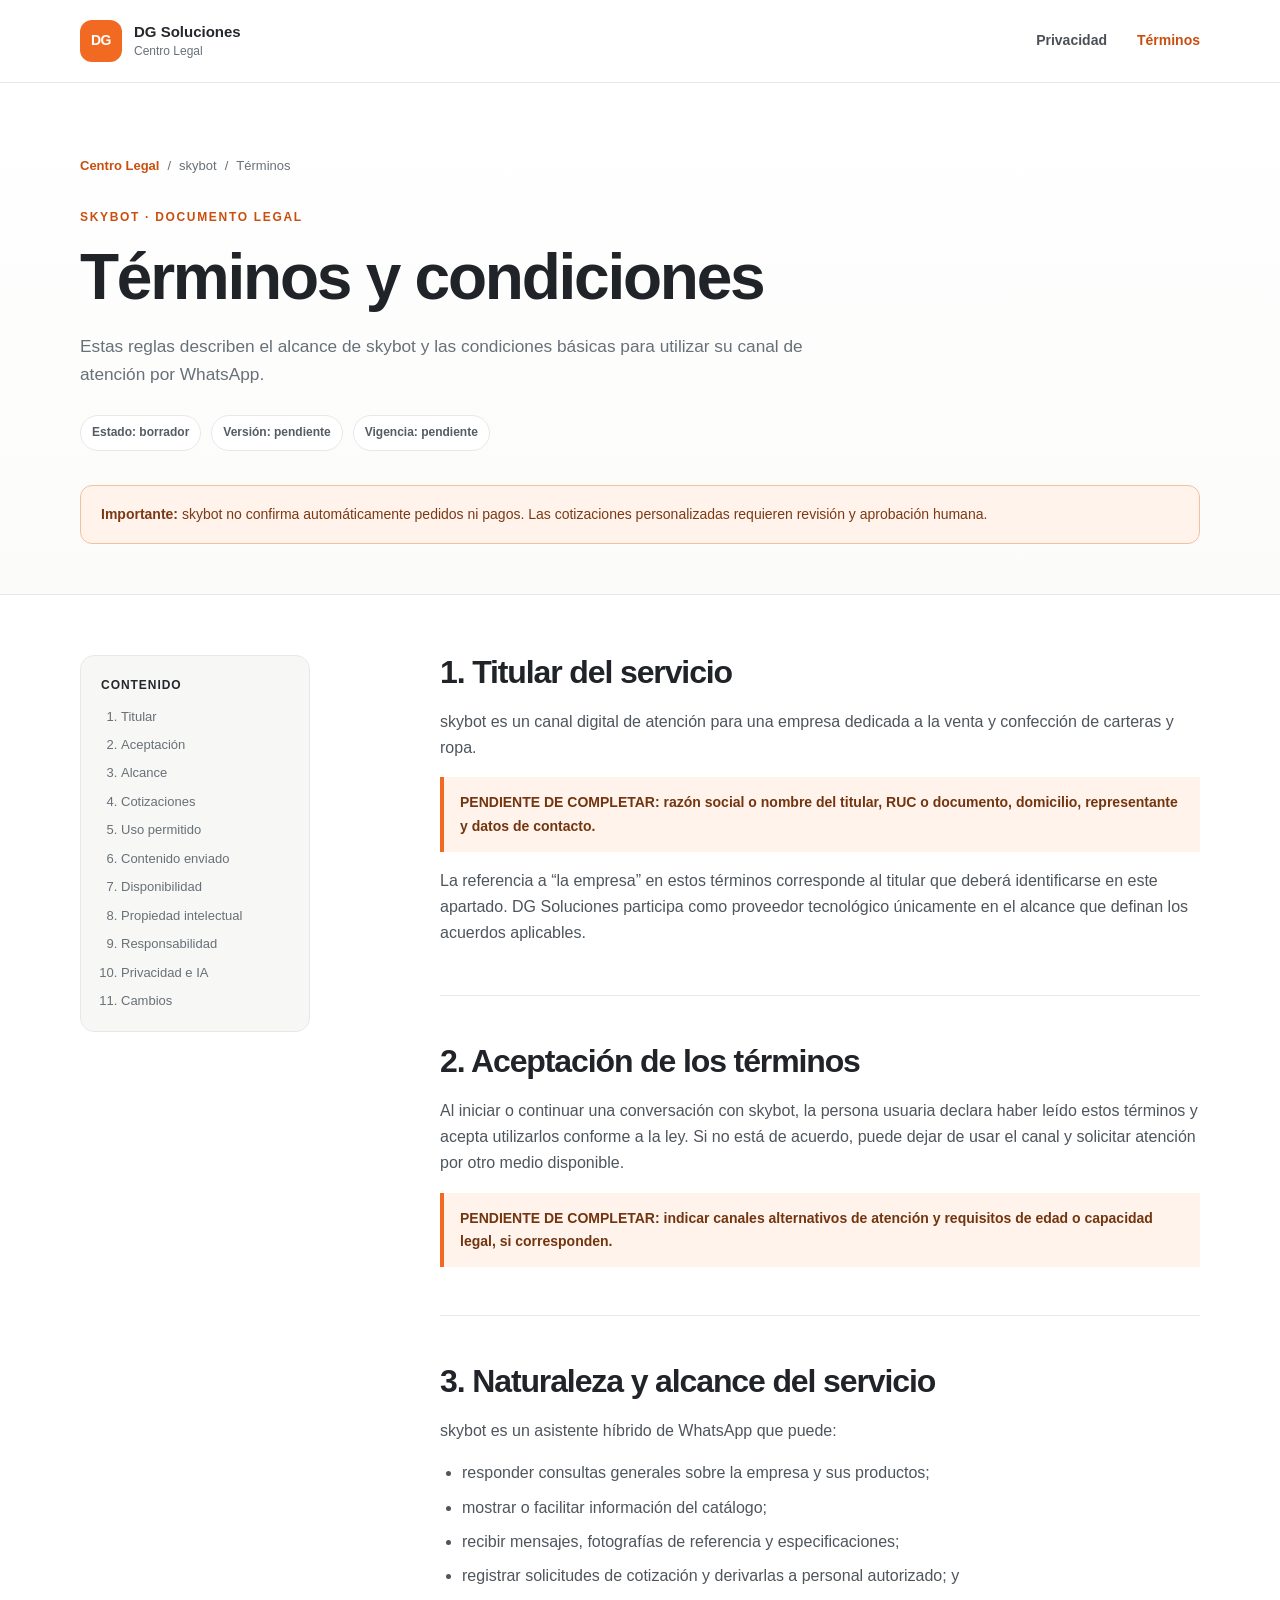
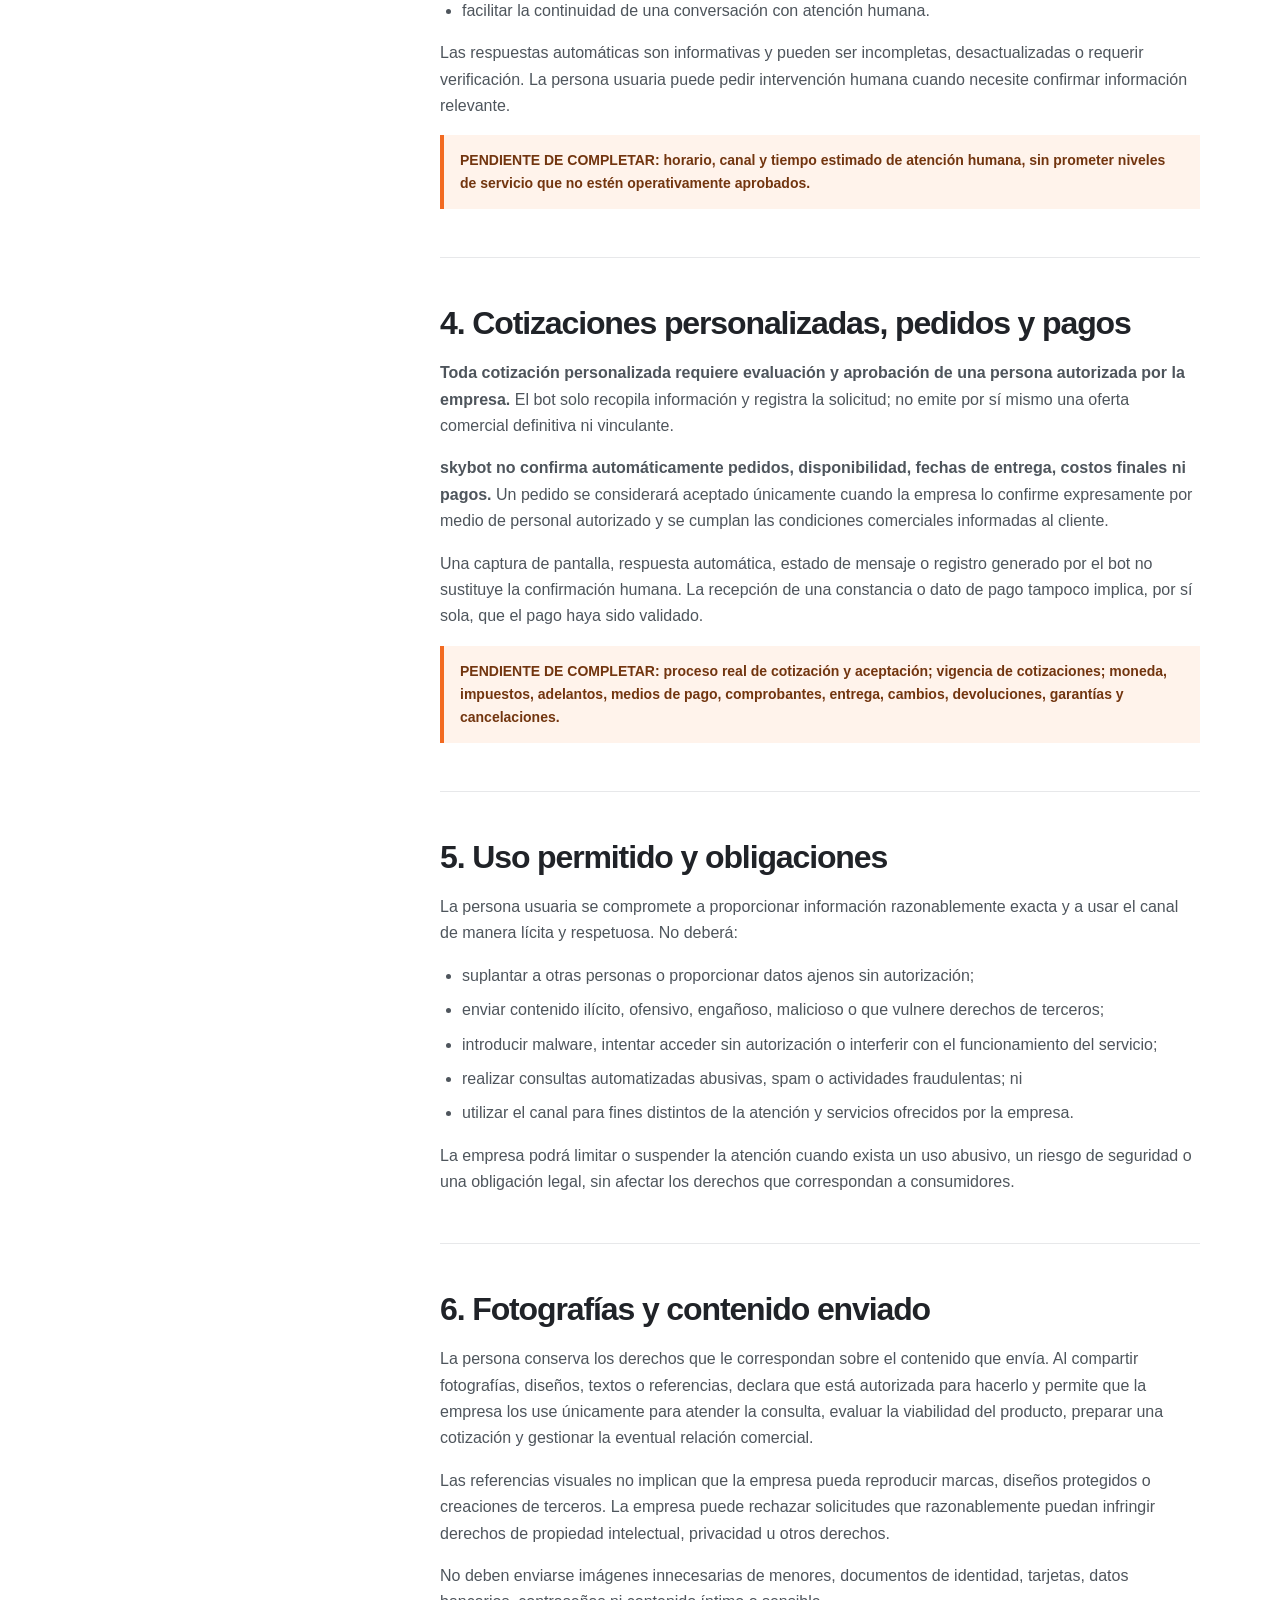
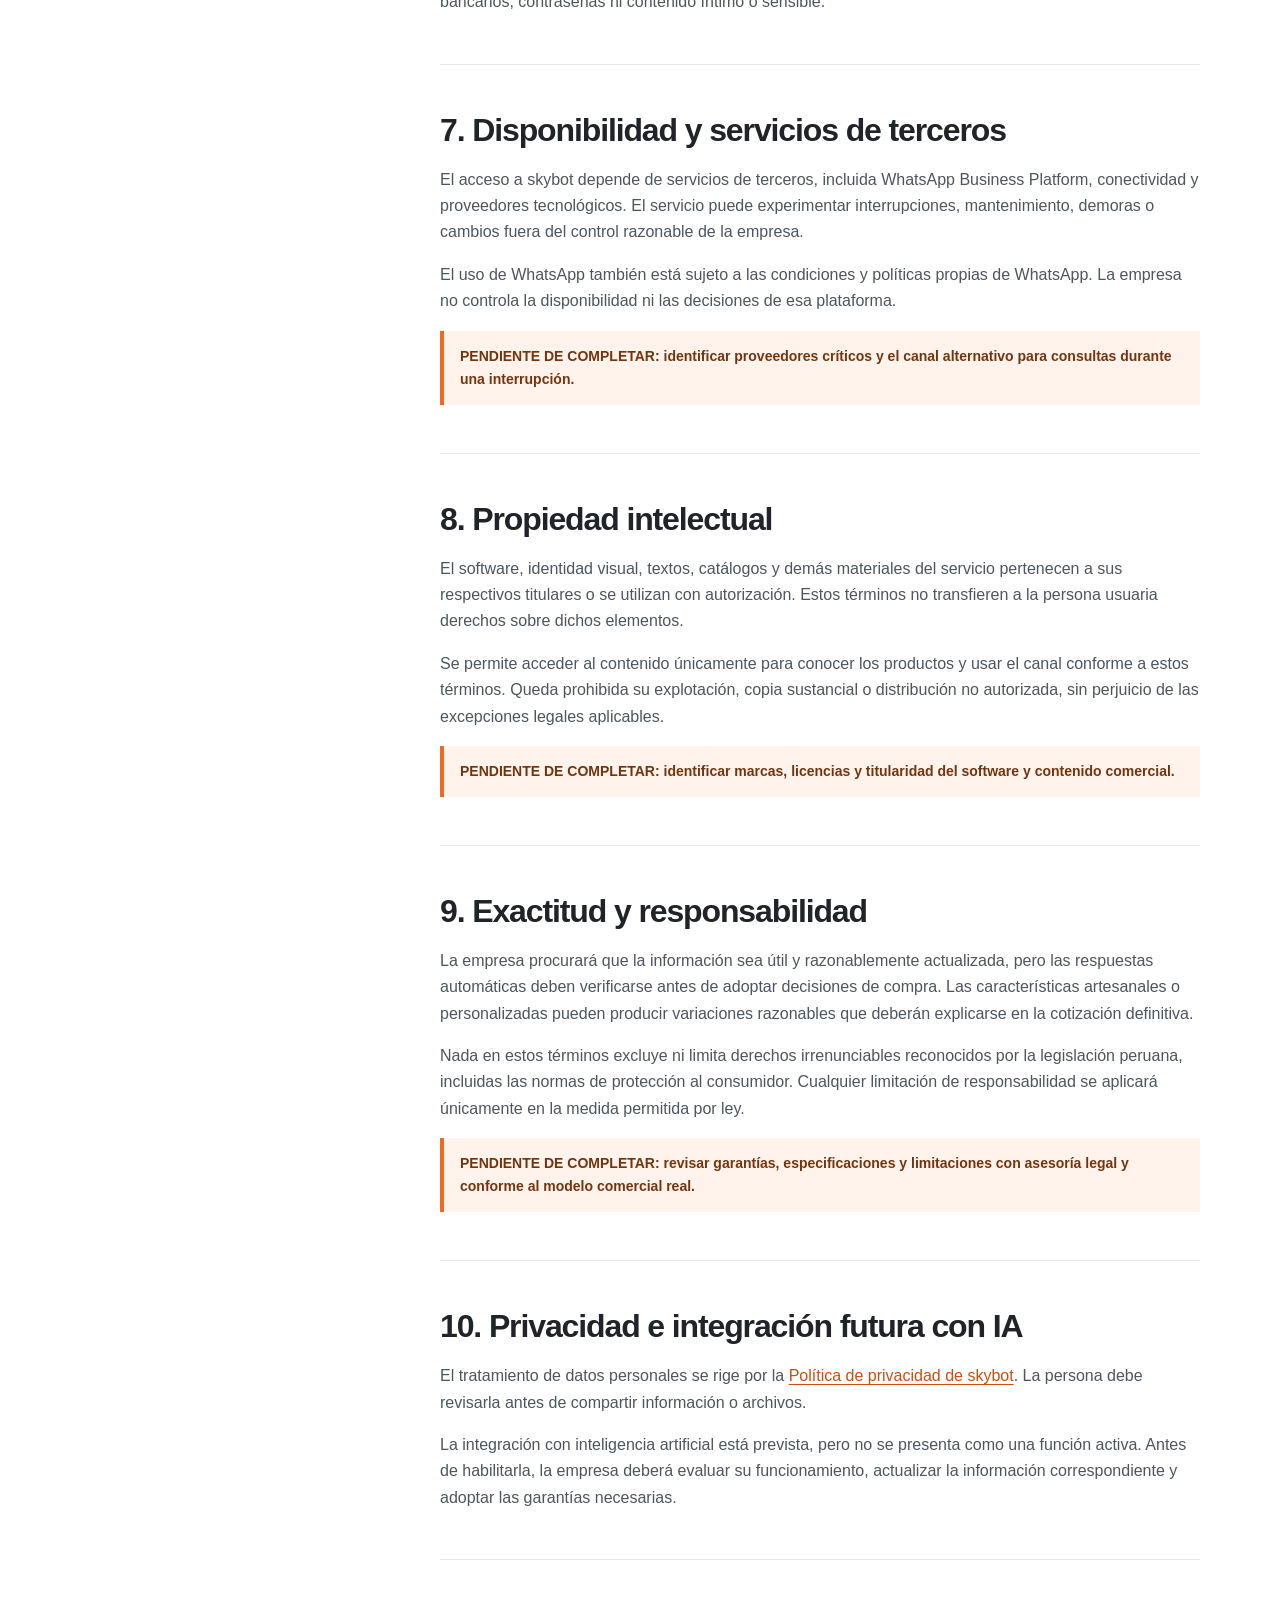
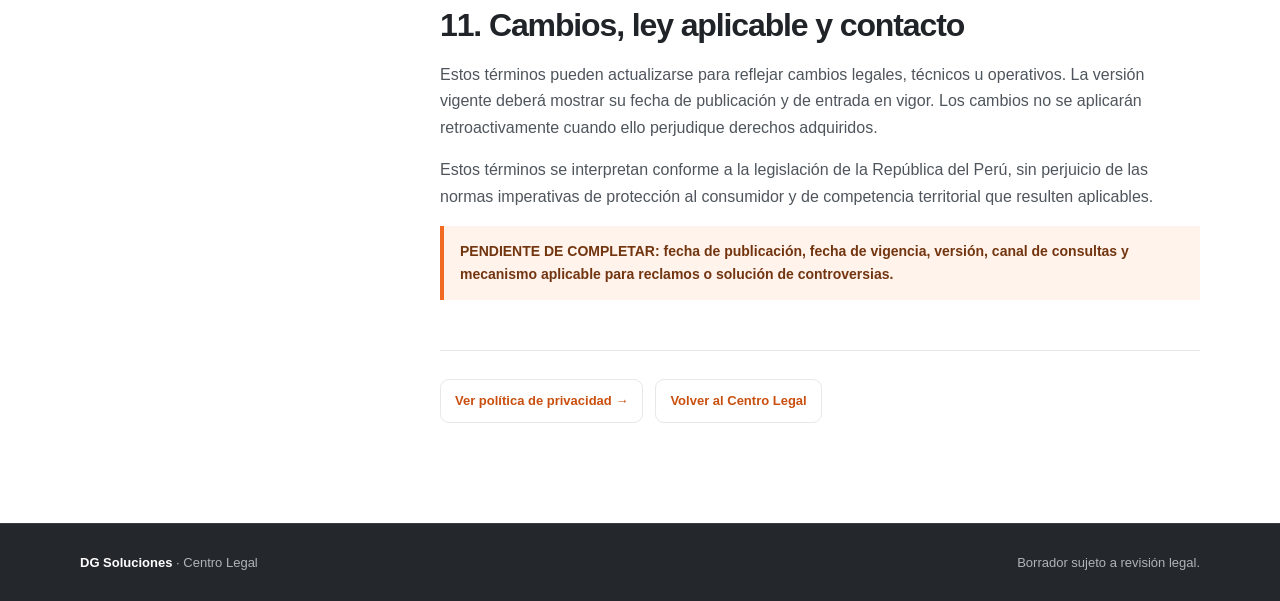
<file: skybot/terms.html>
<!doctype html>
<html lang="es">
<head>
  <meta charset="utf-8">
  <meta name="viewport" content="width=device-width, initial-scale=1">
  <meta name="description" content="Borrador de los términos y condiciones de skybot.">
  <title>Términos y condiciones de skybot — DG Soluciones</title>
  <link rel="stylesheet" href="../assets/styles.css">
</head>
<body>
  <a class="skip-link" href="#contenido">Saltar al contenido</a>
  <header class="site-header">
    <div class="container header-inner">
      <a class="brand" href="../index.html" aria-label="Volver al Centro Legal de DG Soluciones">
        <span class="brand-mark" aria-hidden="true">DG</span>
        <span class="brand-copy"><strong>DG Soluciones</strong><span>Centro Legal</span></span>
      </a>
      <nav class="main-nav" aria-label="Navegación de skybot"><a href="privacy.html">Privacidad</a><a aria-current="page" href="terms.html">Términos</a></nav>
    </div>
  </header>
  <main id="contenido">
    <section class="legal-hero">
      <div class="container">
        <nav class="breadcrumbs" aria-label="Migas de pan"><a href="../index.html">Centro Legal</a><span aria-hidden="true">/</span><span>skybot</span><span aria-hidden="true">/</span><span>Términos</span></nav>
        <p class="eyebrow">skybot · Documento legal</p>
        <h1>Términos y condiciones</h1>
        <p class="legal-summary">Estas reglas describen el alcance de skybot y las condiciones básicas para utilizar su canal de atención por WhatsApp.</p>
        <div class="legal-meta"><span class="meta-pill">Estado: borrador</span><span class="meta-pill">Versión: pendiente</span><span class="meta-pill">Vigencia: pendiente</span></div>
        <div class="draft-banner" role="note"><strong>Importante:</strong> skybot no confirma automáticamente pedidos ni pagos. Las cotizaciones personalizadas requieren revisión y aprobación humana.</div>
      </div>
    </section>
    <div class="container legal-layout">
      <nav class="legal-toc" aria-label="Contenido de los términos">
        <strong>Contenido</strong>
        <ol><li><a href="#titular">Titular</a></li><li><a href="#aceptacion">Aceptación</a></li><li><a href="#servicio">Alcance</a></li><li><a href="#cotizaciones">Cotizaciones</a></li><li><a href="#uso">Uso permitido</a></li><li><a href="#archivos">Contenido enviado</a></li><li><a href="#disponibilidad">Disponibilidad</a></li><li><a href="#propiedad">Propiedad intelectual</a></li><li><a href="#responsabilidad">Responsabilidad</a></li><li><a href="#privacidad">Privacidad e IA</a></li><li><a href="#cambios">Cambios</a></li></ol>
      </nav>
      <article class="legal-content">
        <section id="titular">
          <h2>1. Titular del servicio</h2>
          <p>skybot es un canal digital de atención para una empresa dedicada a la venta y confección de carteras y ropa.</p>
          <span class="placeholder">PENDIENTE DE COMPLETAR: razón social o nombre del titular, RUC o documento, domicilio, representante y datos de contacto.</span>
          <p>La referencia a “la empresa” en estos términos corresponde al titular que deberá identificarse en este apartado. DG Soluciones participa como proveedor tecnológico únicamente en el alcance que definan los acuerdos aplicables.</p>
        </section>
        <section id="aceptacion">
          <h2>2. Aceptación de los términos</h2>
          <p>Al iniciar o continuar una conversación con skybot, la persona usuaria declara haber leído estos términos y acepta utilizarlos conforme a la ley. Si no está de acuerdo, puede dejar de usar el canal y solicitar atención por otro medio disponible.</p>
          <span class="placeholder">PENDIENTE DE COMPLETAR: indicar canales alternativos de atención y requisitos de edad o capacidad legal, si corresponden.</span>
        </section>
        <section id="servicio">
          <h2>3. Naturaleza y alcance del servicio</h2>
          <p>skybot es un asistente híbrido de WhatsApp que puede:</p>
          <ul><li>responder consultas generales sobre la empresa y sus productos;</li><li>mostrar o facilitar información del catálogo;</li><li>recibir mensajes, fotografías de referencia y especificaciones;</li><li>registrar solicitudes de cotización y derivarlas a personal autorizado; y</li><li>facilitar la continuidad de una conversación con atención humana.</li></ul>
          <p>Las respuestas automáticas son informativas y pueden ser incompletas, desactualizadas o requerir verificación. La persona usuaria puede pedir intervención humana cuando necesite confirmar información relevante.</p>
          <span class="placeholder">PENDIENTE DE COMPLETAR: horario, canal y tiempo estimado de atención humana, sin prometer niveles de servicio que no estén operativamente aprobados.</span>
        </section>
        <section id="cotizaciones">
          <h2>4. Cotizaciones personalizadas, pedidos y pagos</h2>
          <p><strong>Toda cotización personalizada requiere evaluación y aprobación de una persona autorizada por la empresa.</strong> El bot solo recopila información y registra la solicitud; no emite por sí mismo una oferta comercial definitiva ni vinculante.</p>
          <p><strong>skybot no confirma automáticamente pedidos, disponibilidad, fechas de entrega, costos finales ni pagos.</strong> Un pedido se considerará aceptado únicamente cuando la empresa lo confirme expresamente por medio de personal autorizado y se cumplan las condiciones comerciales informadas al cliente.</p>
          <p>Una captura de pantalla, respuesta automática, estado de mensaje o registro generado por el bot no sustituye la confirmación humana. La recepción de una constancia o dato de pago tampoco implica, por sí sola, que el pago haya sido validado.</p>
          <span class="placeholder">PENDIENTE DE COMPLETAR: proceso real de cotización y aceptación; vigencia de cotizaciones; moneda, impuestos, adelantos, medios de pago, comprobantes, entrega, cambios, devoluciones, garantías y cancelaciones.</span>
        </section>
        <section id="uso">
          <h2>5. Uso permitido y obligaciones</h2>
          <p>La persona usuaria se compromete a proporcionar información razonablemente exacta y a usar el canal de manera lícita y respetuosa. No deberá:</p>
          <ul><li>suplantar a otras personas o proporcionar datos ajenos sin autorización;</li><li>enviar contenido ilícito, ofensivo, engañoso, malicioso o que vulnere derechos de terceros;</li><li>introducir malware, intentar acceder sin autorización o interferir con el funcionamiento del servicio;</li><li>realizar consultas automatizadas abusivas, spam o actividades fraudulentas; ni</li><li>utilizar el canal para fines distintos de la atención y servicios ofrecidos por la empresa.</li></ul>
          <p>La empresa podrá limitar o suspender la atención cuando exista un uso abusivo, un riesgo de seguridad o una obligación legal, sin afectar los derechos que correspondan a consumidores.</p>
        </section>
        <section id="archivos">
          <h2>6. Fotografías y contenido enviado</h2>
          <p>La persona conserva los derechos que le correspondan sobre el contenido que envía. Al compartir fotografías, diseños, textos o referencias, declara que está autorizada para hacerlo y permite que la empresa los use únicamente para atender la consulta, evaluar la viabilidad del producto, preparar una cotización y gestionar la eventual relación comercial.</p>
          <p>Las referencias visuales no implican que la empresa pueda reproducir marcas, diseños protegidos o creaciones de terceros. La empresa puede rechazar solicitudes que razonablemente puedan infringir derechos de propiedad intelectual, privacidad u otros derechos.</p>
          <p>No deben enviarse imágenes innecesarias de menores, documentos de identidad, tarjetas, datos bancarios, contraseñas ni contenido íntimo o sensible.</p>
        </section>
        <section id="disponibilidad">
          <h2>7. Disponibilidad y servicios de terceros</h2>
          <p>El acceso a skybot depende de servicios de terceros, incluida WhatsApp Business Platform, conectividad y proveedores tecnológicos. El servicio puede experimentar interrupciones, mantenimiento, demoras o cambios fuera del control razonable de la empresa.</p>
          <p>El uso de WhatsApp también está sujeto a las condiciones y políticas propias de WhatsApp. La empresa no controla la disponibilidad ni las decisiones de esa plataforma.</p>
          <span class="placeholder">PENDIENTE DE COMPLETAR: identificar proveedores críticos y el canal alternativo para consultas durante una interrupción.</span>
        </section>
        <section id="propiedad">
          <h2>8. Propiedad intelectual</h2>
          <p>El software, identidad visual, textos, catálogos y demás materiales del servicio pertenecen a sus respectivos titulares o se utilizan con autorización. Estos términos no transfieren a la persona usuaria derechos sobre dichos elementos.</p>
          <p>Se permite acceder al contenido únicamente para conocer los productos y usar el canal conforme a estos términos. Queda prohibida su explotación, copia sustancial o distribución no autorizada, sin perjuicio de las excepciones legales aplicables.</p>
          <span class="placeholder">PENDIENTE DE COMPLETAR: identificar marcas, licencias y titularidad del software y contenido comercial.</span>
        </section>
        <section id="responsabilidad">
          <h2>9. Exactitud y responsabilidad</h2>
          <p>La empresa procurará que la información sea útil y razonablemente actualizada, pero las respuestas automáticas deben verificarse antes de adoptar decisiones de compra. Las características artesanales o personalizadas pueden producir variaciones razonables que deberán explicarse en la cotización definitiva.</p>
          <p>Nada en estos términos excluye ni limita derechos irrenunciables reconocidos por la legislación peruana, incluidas las normas de protección al consumidor. Cualquier limitación de responsabilidad se aplicará únicamente en la medida permitida por ley.</p>
          <span class="placeholder">PENDIENTE DE COMPLETAR: revisar garantías, especificaciones y limitaciones con asesoría legal y conforme al modelo comercial real.</span>
        </section>
        <section id="privacidad">
          <h2>10. Privacidad e integración futura con IA</h2>
          <p>El tratamiento de datos personales se rige por la <a href="privacy.html">Política de privacidad de skybot</a>. La persona debe revisarla antes de compartir información o archivos.</p>
          <p>La integración con inteligencia artificial está prevista, pero no se presenta como una función activa. Antes de habilitarla, la empresa deberá evaluar su funcionamiento, actualizar la información correspondiente y adoptar las garantías necesarias.</p>
        </section>
        <section id="cambios">
          <h2>11. Cambios, ley aplicable y contacto</h2>
          <p>Estos términos pueden actualizarse para reflejar cambios legales, técnicos u operativos. La versión vigente deberá mostrar su fecha de publicación y de entrada en vigor. Los cambios no se aplicarán retroactivamente cuando ello perjudique derechos adquiridos.</p>
          <p>Estos términos se interpretan conforme a la legislación de la República del Perú, sin perjuicio de las normas imperativas de protección al consumidor y de competencia territorial que resulten aplicables.</p>
          <span class="placeholder">PENDIENTE DE COMPLETAR: fecha de publicación, fecha de vigencia, versión, canal de consultas y mecanismo aplicable para reclamos o solución de controversias.</span>
        </section>
        <div class="legal-actions" aria-label="Otros documentos"><a class="text-link" href="privacy.html">Ver política de privacidad →</a><a class="text-link" href="../index.html">Volver al Centro Legal</a></div>
      </article>
    </div>
  </main>
  <footer class="site-footer"><div class="container footer-inner"><p><strong>DG Soluciones</strong> · Centro Legal</p><p>Borrador sujeto a revisión legal.</p></div></footer>
</body>
</html>
</file>
<file: assets/styles.css>
:root {
  --accent: #f26a21;
  --accent-dark: #c94f0f;
  --accent-soft: #fff3eb;
  --ink: #24272b;
  --muted: #687078;
  --line: #e7e8ea;
  --surface: #f7f7f5;
  --white: #fff;
  --shadow: 0 18px 48px rgba(29, 32, 36, 0.08);
  --radius: 20px;
  --max-width: 1120px;
}

*, *::before, *::after { box-sizing: border-box; }
html { scroll-behavior: smooth; }
body {
  margin: 0;
  background: var(--white);
  color: var(--ink);
  font-family: Inter, ui-sans-serif, -apple-system, BlinkMacSystemFont, "Segoe UI", sans-serif;
  font-size: 16px;
  line-height: 1.65;
  -webkit-font-smoothing: antialiased;
}
a { color: inherit; }
.container { width: min(calc(100% - 40px), var(--max-width)); margin-inline: auto; }
.skip-link { position: fixed; z-index: 100; top: 12px; left: 12px; padding: 10px 16px; transform: translateY(-150%); border-radius: 8px; background: var(--ink); color: var(--white); }
.skip-link:focus { transform: translateY(0); }
.site-header { position: relative; z-index: 10; border-bottom: 1px solid var(--line); background: rgba(255,255,255,.96); }
.header-inner { display: flex; min-height: 82px; align-items: center; justify-content: space-between; gap: 28px; }
.brand { display: inline-flex; align-items: center; gap: 12px; color: var(--ink); text-decoration: none; }
.brand-mark { display: grid; width: 42px; height: 42px; place-items: center; border-radius: 12px; background: var(--accent); color: var(--white); font-size: 14px; font-weight: 800; letter-spacing: -.03em; }
.brand-copy { display: flex; flex-direction: column; line-height: 1.2; }
.brand-copy strong { font-size: 15px; }
.brand-copy span { margin-top: 3px; color: var(--muted); font-size: 12px; }
.main-nav { display: flex; gap: 30px; }
.main-nav a { color: #4b5056; font-size: 14px; font-weight: 650; text-decoration: none; }
.main-nav a:hover, .main-nav a:focus-visible, .main-nav [aria-current="page"] { color: var(--accent-dark); }

.hero { position: relative; overflow: hidden; padding: 104px 0 112px; background: radial-gradient(circle at 82% 20%, rgba(242,106,33,.11), transparent 25%), linear-gradient(180deg,#fff 0%,#fbfbfa 100%); }
.hero::after { position: absolute; right: -130px; bottom: -220px; width: 520px; height: 520px; border: 1px solid rgba(242,106,33,.18); border-radius: 50%; content: ""; }
.hero-grid { position: relative; z-index: 1; display: grid; grid-template-columns: minmax(0,1.4fr) minmax(280px,.6fr); align-items: end; gap: 80px; }
.eyebrow { margin: 0 0 14px; color: var(--accent-dark); font-size: 12px; font-weight: 800; letter-spacing: .14em; text-transform: uppercase; }
h1, h2, h3 { margin-top: 0; color: #202328; line-height: 1.12; letter-spacing: -.035em; }
h1 { max-width: 760px; margin-bottom: 24px; font-size: clamp(2.8rem,6vw,5.25rem); }
h1 span { color: var(--accent); }
h2 { margin-bottom: 16px; font-size: clamp(2rem,4vw,3.2rem); }
h3 { margin-bottom: 0; font-size: 1.55rem; }
.hero-lead { max-width: 640px; margin: 0 0 34px; color: var(--muted); font-size: 1.14rem; }
.button { display: inline-flex; align-items: center; gap: 12px; padding: 13px 20px; border-radius: 10px; background: var(--ink); color: var(--white); font-size: 14px; font-weight: 700; text-decoration: none; transition: transform 160ms ease, background 160ms ease; }
.button:hover, .button:focus-visible { transform: translateY(-2px); background: var(--accent-dark); }
.hero-note { padding: 28px; border: 1px solid var(--line); border-radius: var(--radius); background: rgba(255,255,255,.9); box-shadow: var(--shadow); }
.hero-note p { margin: 18px 0 0; color: #4f565d; font-size: .96rem; }
.note-icon { display: grid; width: 48px; height: 48px; place-items: center; border-radius: 14px; background: var(--accent-soft); }
.note-icon svg { width: 25px; fill: none; stroke: var(--accent); stroke-linecap: round; stroke-linejoin: round; stroke-width: 1.8; }

.projects-section, .info-section { padding: 96px 0; }
.section-heading { display: grid; grid-template-columns: 1fr 1fr; column-gap: 48px; margin-bottom: 38px; }
.section-heading .eyebrow { grid-column: 1/-1; }
.section-heading p:last-child { max-width: 490px; margin: 8px 0 0; color: var(--muted); }
.project-card { overflow: hidden; border: 1px solid var(--line); border-radius: var(--radius); background: var(--white); box-shadow: var(--shadow); }
.project-main { display: grid; grid-template-columns: auto 1fr; gap: 22px; padding: 38px; }
.project-symbol { display: grid; width: 64px; height: 64px; place-items: center; border-radius: 18px; background: var(--accent); color: var(--white); font-size: 1.7rem; font-weight: 800; }
.project-title-line { display: flex; align-items: center; gap: 12px; margin: 3px 0 10px; }
.project-main p { max-width: 690px; margin: 0; color: var(--muted); }
.status { padding: 4px 9px; border-radius: 999px; background: var(--accent-soft); color: var(--accent-dark); font-size: 11px; font-weight: 800; letter-spacing: .05em; text-transform: uppercase; }
.document-links { display: grid; grid-template-columns: 1fr 1fr; border-top: 1px solid var(--line); background: var(--surface); }
.document-links a { display: flex; align-items: center; justify-content: space-between; gap: 20px; padding: 26px 32px; font-size: 15px; font-weight: 750; text-decoration: none; transition: background 160ms ease, color 160ms ease; }
.document-links a + a { border-left: 1px solid var(--line); }
.document-links a:hover, .document-links a:focus-visible { background: var(--accent-soft); color: var(--accent-dark); }
.document-links small { display: block; margin-bottom: 2px; color: var(--muted); font-size: 11px; font-weight: 600; }
.info-section { background: var(--ink); color: #e5e7e9; }
.info-grid { display: grid; grid-template-columns: 1fr 1fr; gap: 80px; }
.info-section h2 { max-width: 520px; color: var(--white); }
.info-section .eyebrow { color: #ff9a60; }
.info-copy p { margin: 0 0 18px; color: #bfc4c8; }
.site-footer { padding: 28px 0; border-top: 1px solid #393d42; background: var(--ink); color: #aeb4b9; font-size: 13px; }
.footer-inner { display: flex; justify-content: space-between; gap: 24px; }
.footer-inner p { margin: 0; }
.footer-inner strong { color: var(--white); }

.legal-hero { padding: 72px 0 50px; border-bottom: 1px solid var(--line); background: linear-gradient(180deg,#fff 0%,#fbfbfa 100%); }
.breadcrumbs { display: flex; flex-wrap: wrap; gap: 8px; margin-bottom: 32px; color: var(--muted); font-size: 13px; }
.breadcrumbs a { color: var(--accent-dark); font-weight: 700; text-decoration: none; }
.legal-hero h1 { max-width: 850px; margin-bottom: 18px; font-size: clamp(2.4rem,5vw,4.25rem); }
.legal-summary { max-width: 760px; margin: 0; color: var(--muted); font-size: 1.08rem; }
.legal-meta { display: flex; flex-wrap: wrap; gap: 10px; margin-top: 26px; }
.meta-pill { padding: 7px 11px; border: 1px solid var(--line); border-radius: 999px; background: var(--white); color: #555c63; font-size: 12px; font-weight: 650; }
.draft-banner { margin: 34px auto 0; padding: 17px 20px; border: 1px solid #f3c19f; border-radius: 12px; background: var(--accent-soft); color: #7a3a15; font-size: 14px; }
.legal-layout { display: grid; grid-template-columns: 230px minmax(0,760px); justify-content: space-between; gap: 70px; padding-top: 60px; padding-bottom: 100px; }
.legal-toc { align-self: start; position: sticky; top: 28px; padding: 20px; border: 1px solid var(--line); border-radius: 14px; background: var(--surface); }
.legal-toc strong { display: block; margin-bottom: 10px; font-size: 12px; letter-spacing: .08em; text-transform: uppercase; }
.legal-toc ol { margin: 0; padding-left: 20px; color: var(--muted); font-size: 13px; }
.legal-toc li + li { margin-top: 7px; }
.legal-toc a { text-decoration: none; }
.legal-toc a:hover, .legal-toc a:focus-visible { color: var(--accent-dark); }
.legal-content section { scroll-margin-top: 24px; }
.legal-content section + section { margin-top: 48px; padding-top: 48px; border-top: 1px solid var(--line); }
.legal-content h2 { margin-bottom: 18px; font-size: clamp(1.55rem,3vw,2rem); }
.legal-content h3 { margin: 28px 0 10px; font-size: 1.08rem; letter-spacing: -.01em; }
.legal-content p, .legal-content li { color: #4e555c; }
.legal-content ul, .legal-content ol { padding-left: 22px; }
.legal-content li + li { margin-top: 8px; }
.placeholder { display: block; margin: 16px 0; padding: 14px 16px; border-left: 4px solid var(--accent); background: var(--accent-soft); color: #72350f; font-size: 14px; font-weight: 750; }
.legal-note { padding: 20px; border: 1px solid var(--line); border-radius: 12px; background: var(--surface); color: #4d545a; }
.legal-content a { color: var(--accent-dark); text-underline-offset: 3px; }
.legal-actions { display: flex; flex-wrap: wrap; gap: 12px; margin-top: 50px; padding-top: 28px; border-top: 1px solid var(--line); }
.text-link { display: inline-flex; align-items: center; padding: 10px 14px; border: 1px solid var(--line); border-radius: 9px; font-size: 13px; font-weight: 700; text-decoration: none; }
.text-link:hover, .text-link:focus-visible { border-color: var(--accent); color: var(--accent-dark); }

@media (max-width:800px) {
  .hero { padding: 72px 0 78px; }
  .hero-grid, .section-heading, .info-grid, .legal-layout { grid-template-columns: 1fr; }
  .hero-grid, .info-grid { gap: 42px; }
  .section-heading { gap: 0; }
  .legal-layout { gap: 36px; }
  .legal-toc { position: static; }
}
@media (max-width:600px) {
  .container { width: min(calc(100% - 28px),var(--max-width)); }
  .header-inner { min-height: 72px; }
  .main-nav { display: none; }
  h1 { font-size: 2.65rem; }
  .projects-section, .info-section { padding: 68px 0; }
  .project-main { grid-template-columns: 1fr; padding: 28px 24px; }
  .document-links { grid-template-columns: 1fr; }
  .document-links a { padding: 22px 24px; }
  .document-links a + a { border-top: 1px solid var(--line); border-left: 0; }
  .footer-inner { flex-direction: column; gap: 8px; }
  .legal-hero { padding-top: 48px; }
  .legal-layout { padding-top: 38px; padding-bottom: 72px; }
}
@media (prefers-reduced-motion:reduce) {
  html { scroll-behavior: auto; }
  *, *::before, *::after { transition-duration: .01ms !important; }
}
</file>
